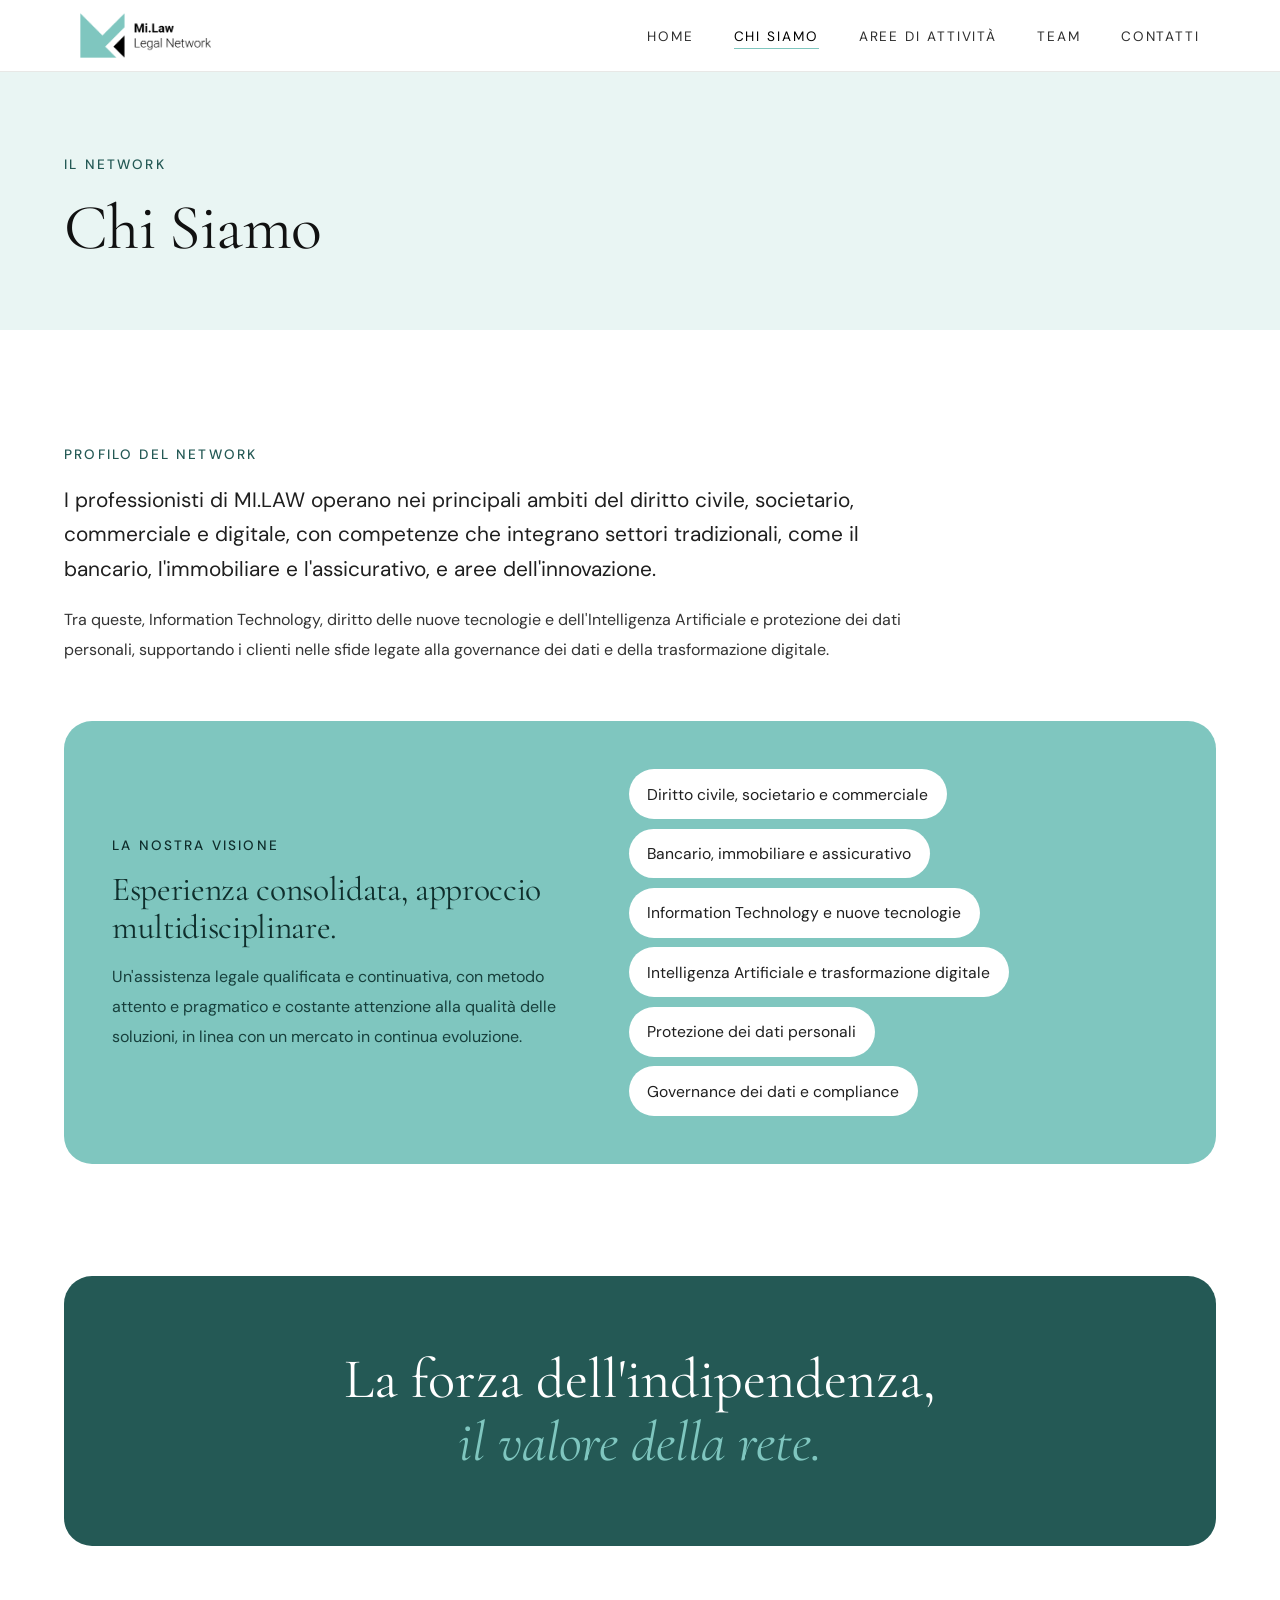
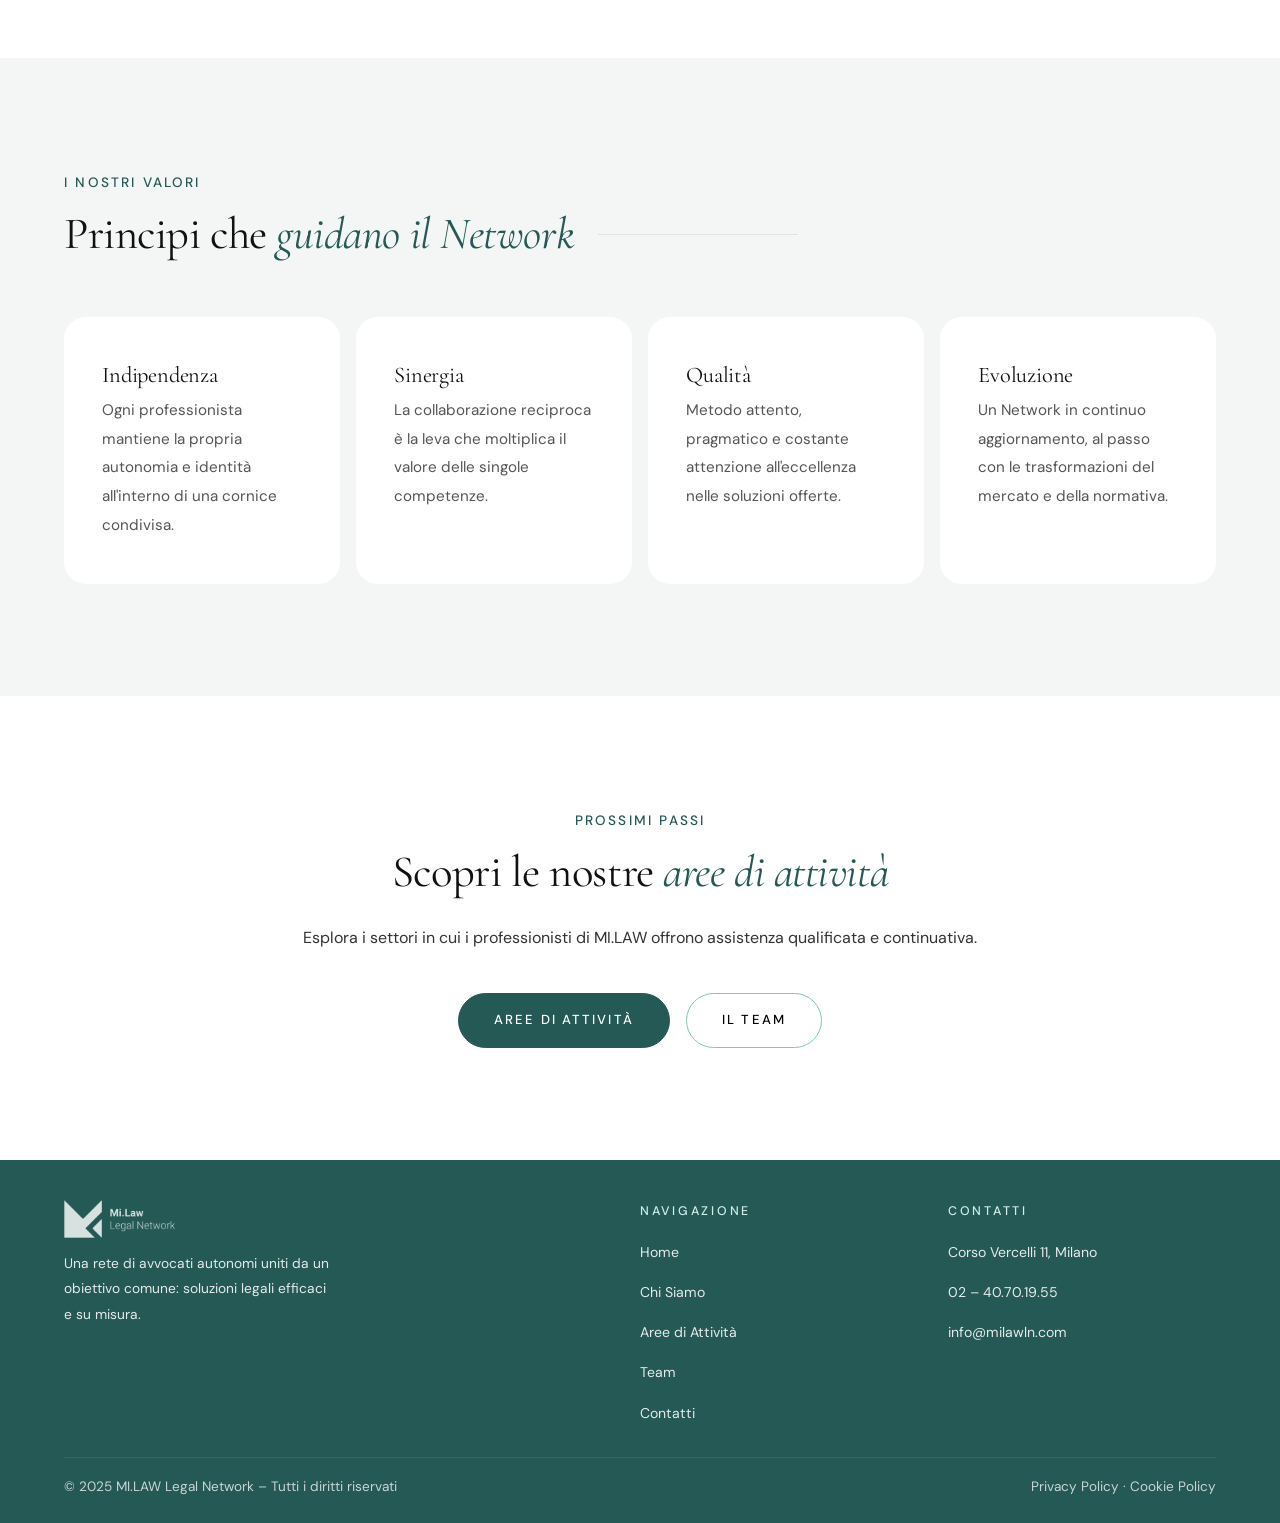
<file: chi-siamo.html>
<!DOCTYPE html>
<html lang="it">
<head>
  <meta charset="UTF-8">
  <meta name="robots" content="noindex, nofollow"><!-- solo anteprima: togliere nella versione su Hostinger -->
  <meta name="viewport" content="width=device-width, initial-scale=1.0">
  <title>Chi Siamo – MI.LAW Legal Network</title>
  <meta name="description" content="I professionisti di MI.LAW: competenze integrate tra diritto civile, societario, commerciale, digitale e nuove tecnologie.">
  <link rel="stylesheet" href="style.css">
  <link rel="stylesheet" href="tema.css?v=11">
  </head>
<body>


  <nav class="navbar">
    <div class="container">
      <a href="index.html" class="logo" aria-label="MI.LAW Legal Network - Home">
        <img src="img/logomilaw.png" alt="MI.LAW Legal Network"
             onerror="this.style.display='none';this.nextElementSibling.style.display='inline'">
        <span class="logo-text" style="display:none;">MI.LAW <span>Legal Network</span></span>
      </a>
      <button class="hamburger" id="hamburger" aria-label="Apri menu" aria-expanded="false">
        <span></span><span></span><span></span>
      </button>
      <ul class="nav-links" id="nav-links" role="list">
        <li><a href="index.html">Home</a></li>
        <li><a href="chi-siamo.html" class="active">Chi Siamo</a></li>
        <li><a href="aree.html">Aree di Attività</a></li>
        <li><a href="team.html">Team</a></li>
        <li><a href="contatti.html">Contatti</a></li>
      </ul>
    </div>
  </nav>

  <main class="page-content">

    <div class="page-hero">
      <div class="container">
        <p class="page-hero-sub">Il Network</p>
        <h1>Chi Siamo</h1>
      </div>
    </div>

    <!-- PROFILO -->
    <section class="section">
      <div class="container">
        <div class="cs2-profilo fade-in">
          <span class="section-tag">Profilo del network</span>
          <p class="cs2-lead">I professionisti di MI.LAW operano nei principali ambiti del diritto civile, societario, commerciale e digitale, con competenze che integrano settori tradizionali, come il bancario, l'immobiliare e l'assicurativo, e aree dell'innovazione.</p>
          <p>Tra queste, Information Technology, diritto delle nuove tecnologie e dell'Intelligenza Artificiale e protezione dei dati personali, supportando i clienti nelle sfide legate alla governance dei dati e della trasformazione digitale.</p>
        </div>

        <div class="cs2-panel fade-in">
          <div>
            <span class="section-tag">La nostra visione</span>
            <h3>Esperienza consolidata, approccio multidisciplinare.</h3>
            <p>Un'assistenza legale qualificata e continuativa, con metodo attento e pragmatico e costante attenzione alla qualità delle soluzioni, in linea con un mercato in continua evoluzione.</p>
          </div>
          <ul class="cs2-chips">
            <li>Diritto civile, societario e commerciale</li>
            <li>Bancario, immobiliare e assicurativo</li>
            <li>Information Technology e nuove tecnologie</li>
            <li>Intelligenza Artificiale e trasformazione digitale</li>
            <li>Protezione dei dati personali</li>
            <li>Governance dei dati e compliance</li>
          </ul>
        </div>
      </div>
    </section>

    <!-- MOTTO -->
    <section class="section" style="padding-top:0;">
      <div class="container">
        <div class="cs2-motto fade-in">
          <p>La forza dell'indipendenza,<br><em>il valore della rete.</em></p>
        </div>
      </div>
    </section>

    <!-- VALORI — hover solo su sfondo/titolo, mai testo che sparisce -->
    <section class="section section-alt">
      <div class="container">
        <div class="section-header fade-in">
          <span class="section-tag">I nostri valori</span>
          <div class="section-line">
            <h2>Principi che <em>guidano il Network</em></h2>
          </div>
        </div>

        <div class="valori-grid">

          <div class="valore-card fade-in">
            <h3>Indipendenza</h3>
            <p>Ogni professionista mantiene la propria autonomia e identità all'interno di una cornice condivisa.</p>
          </div>

          <div class="valore-card fade-in">
            <h3>Sinergia</h3>
            <p>La collaborazione reciproca è la leva che moltiplica il valore delle singole competenze.</p>
          </div>

          <div class="valore-card fade-in">
            <h3>Qualità</h3>
            <p>Metodo attento, pragmatico e costante attenzione all'eccellenza nelle soluzioni offerte.</p>
          </div>

          <div class="valore-card fade-in">
            <h3>Evoluzione</h3>
            <p>Un Network in continuo aggiornamento, al passo con le trasformazioni del mercato e della normativa.</p>
          </div>

        </div>
      </div>
    </section>

    <!-- CTA -->
    <section class="section" style="text-align:center;">
      <div class="container">
        <div class="fade-in">
          <span class="section-tag" style="display:block;">Prossimi passi</span>
          <h2 style="margin-top:0.5rem; margin-bottom:1.5rem;">Scopri le nostre <em>aree di attività</em></h2>
          <p style="margin:0 auto 2.5rem; text-align:center;">Esplora i settori in cui i professionisti di MI.LAW offrono assistenza qualificata e continuativa.</p>
          <div class="btn-group" style="justify-content:center;">
            <a href="aree.html" class="btn btn-primary">Aree di Attività</a>
            <a href="team.html" class="btn btn-secondary">Il Team</a>
          </div>
        </div>
      </div>
    </section>

  </main>

  <footer>
    <div class="container">
      <div class="footer-grid">
        <div class="footer-brand">
          <a href="index.html" class="footer-logo" aria-label="MI.LAW Home">
            <img src="img/logomilaw.png" alt="MI.LAW Legal Network"
                 onerror="this.style.display='none';this.nextElementSibling.style.display='inline'">
            <span class="logo-text" style="display:none;">MI.LAW <span>Legal Network</span></span>
          </a>
          <p>Una rete di avvocati autonomi uniti da un obiettivo comune: soluzioni legali efficaci e su misura.</p>
        </div>
        <div class="footer-col">
          <h4>Navigazione</h4>
          <ul>
            <li><a href="index.html">Home</a></li>
            <li><a href="chi-siamo.html">Chi Siamo</a></li>
            <li><a href="aree.html">Aree di Attività</a></li>
            <li><a href="team.html">Team</a></li>
            <li><a href="contatti.html">Contatti</a></li>
          </ul>
        </div>
        <div class="footer-col">
          <h4>Contatti</h4>
          <ul>
            <li><a href="https://maps.google.com?q=Corso+Vercelli+11+Milano" target="_blank" rel="noopener">Corso Vercelli 11, Milano</a></li>
            <li><a href="tel:+390240701955">02 – 40.70.19.55</a></li>
            <li><a href="mailto:info@milawln.com">info@milawln.com</a></li>
          </ul>
        </div>
      </div>
      <div class="footer-bottom">
        <p>© 2025 MI.LAW Legal Network – Tutti i diritti riservati</p>
        <p><a href="#">Privacy Policy</a> · <a href="#">Cookie Policy</a></p>
      </div>
    </div>
  </footer>

  <script>
    const hamburger = document.getElementById('hamburger');
    const navLinks  = document.getElementById('nav-links');
    hamburger.addEventListener('click', () => {
      const open = navLinks.classList.toggle('open');
      hamburger.setAttribute('aria-expanded', open);
    });
    const obs = new IntersectionObserver(
      entries => entries.forEach(e => { if (e.isIntersecting) e.target.classList.add('visible'); }),
      { threshold: 0.12 }
    );
    document.querySelectorAll('.fade-in').forEach(el => obs.observe(el));
  </script>

</body>
</html>
</file>
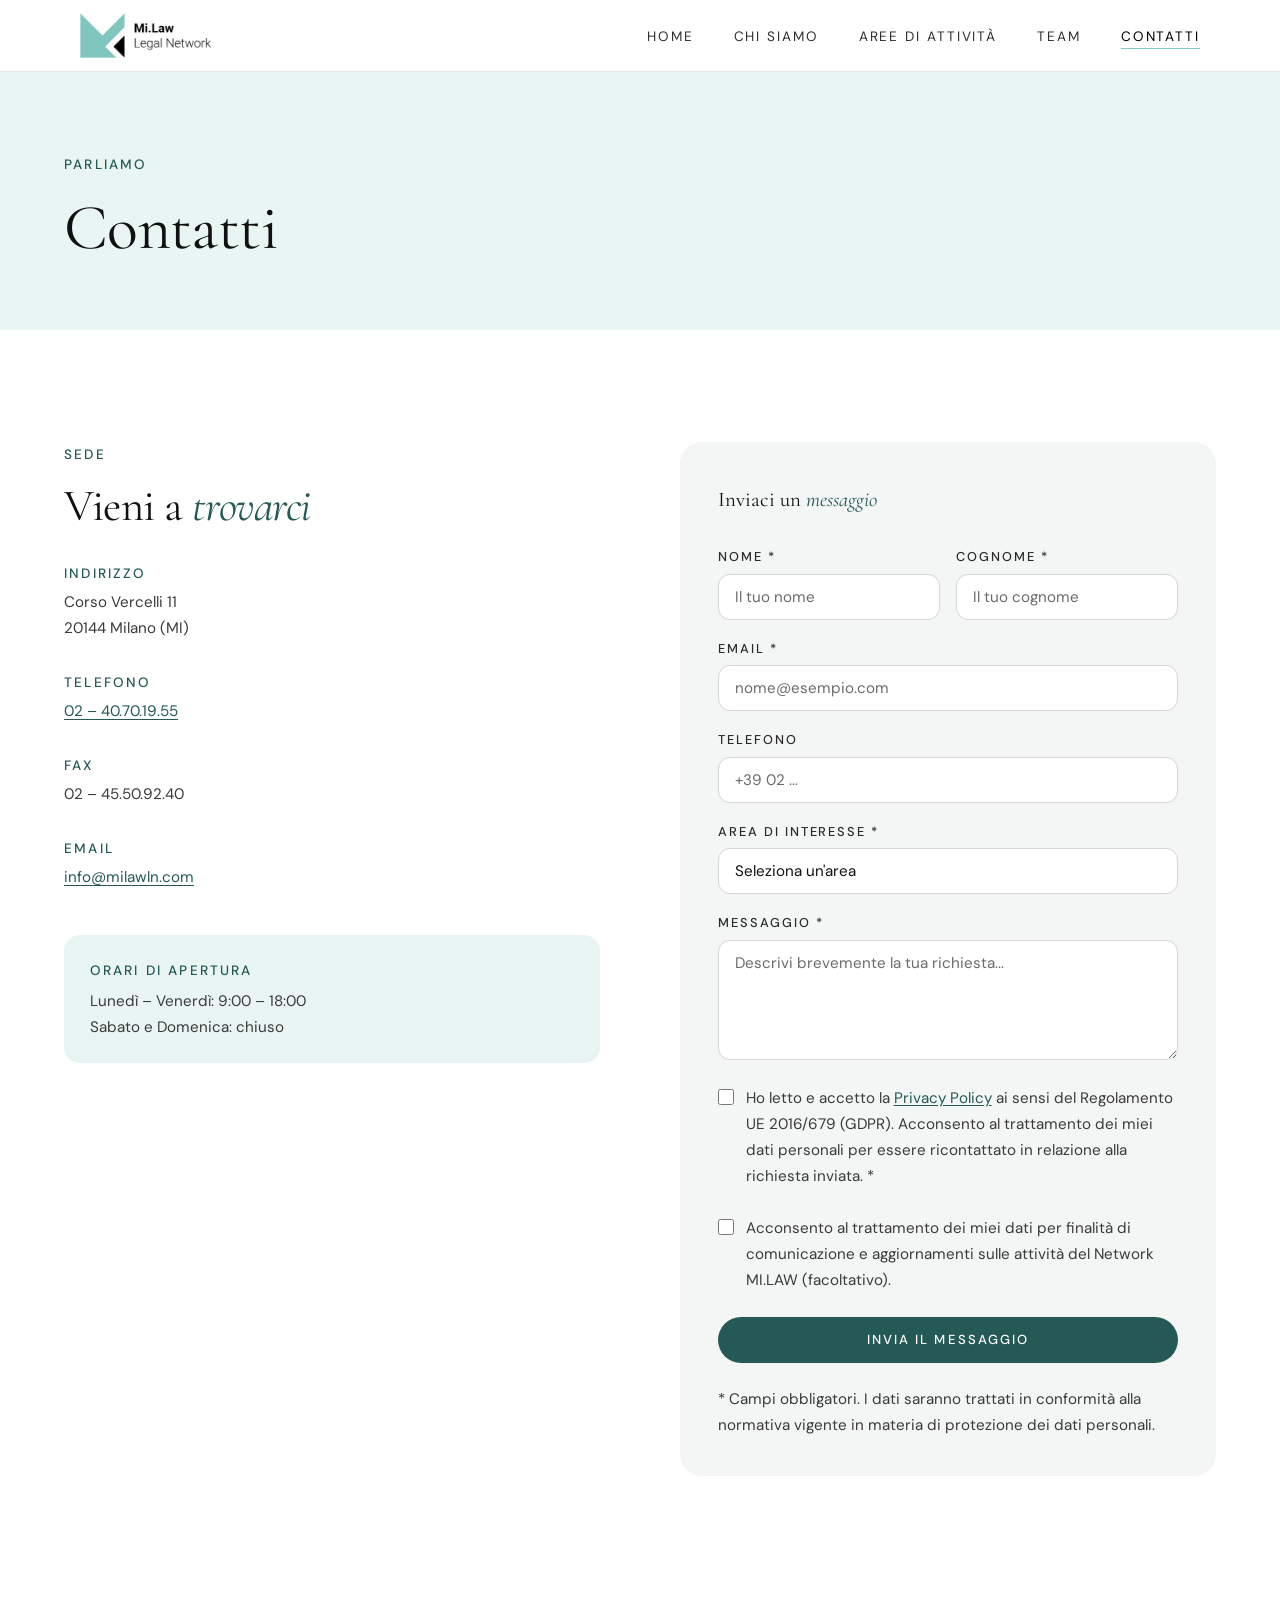
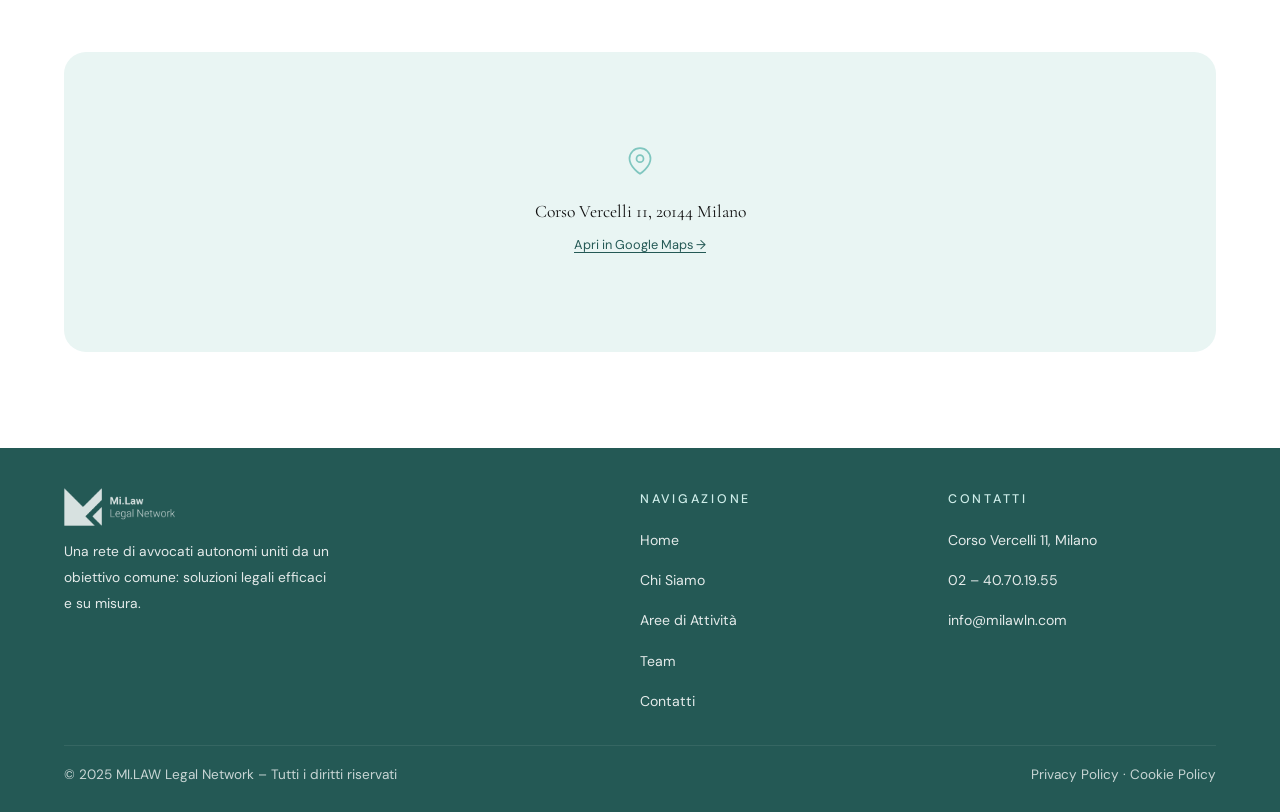
<file: contatti.html>
<!DOCTYPE html>
<html lang="it">
<head>
  <meta charset="UTF-8">
  <meta name="robots" content="noindex, nofollow"><!-- solo anteprima: togliere nella versione su Hostinger -->
  <meta name="viewport" content="width=device-width, initial-scale=1.0">
  <title>Contatti – MI.LAW Legal Network</title>
  <meta name="description" content="Contatta MI.LAW Legal Network: Corso Vercelli 11, 20144 Milano. Tel. 02 40.70.19.55 | info@milawln.com">
  <link rel="stylesheet" href="style.css">
  <link rel="stylesheet" href="tema.css?v=11">
  </head>
<body>


  <nav class="navbar">
    <div class="container">
      <a href="index.html" class="logo" aria-label="MI.LAW Legal Network - Home">
        <img src="img/logomilaw.png" alt="MI.LAW Legal Network"
             onerror="this.style.display='none';this.nextElementSibling.style.display='inline'">
        <span class="logo-text" style="display:none;">MI.LAW <span>Legal Network</span></span>
      </a>
      <button class="hamburger" id="hamburger" aria-label="Apri menu" aria-expanded="false">
        <span></span><span></span><span></span>
      </button>
      <ul class="nav-links" id="nav-links" role="list">
        <li><a href="index.html">Home</a></li>
        <li><a href="chi-siamo.html">Chi Siamo</a></li>
        <li><a href="aree.html">Aree di Attività</a></li>
        <li><a href="team.html">Team</a></li>
        <li><a href="contatti.html" class="active">Contatti</a></li>
      </ul>
    </div>
  </nav>

  <main class="page-content">

    <div class="page-hero">
      <div class="container">
        <p class="page-hero-sub">Parliamo</p>
        <h1>Contatti</h1>
      </div>
    </div>

    <section class="section">
      <div class="container">
        <div class="contact-grid">

          <!-- Info colonna sinistra -->
          <div class="contact-info-block fade-in">
            <div>
              <span class="section-tag">Sede</span>
              <h2 style="margin-top:0.5rem;">Vieni a <em>trovarci</em></h2>
            </div>

            <div class="contact-item">
              <div>
                <div class="contact-label">Indirizzo</div>
                <p class="contact-value">Corso Vercelli 11<br>20144 Milano (MI)</p>
              </div>
            </div>

            <div class="contact-item">
              <div>
                <div class="contact-label">Telefono</div>
                <p class="contact-value"><a href="tel:+390240701955">02 – 40.70.19.55</a></p>
              </div>
            </div>

            <div class="contact-item">
              <div>
                <div class="contact-label">Fax</div>
                <p class="contact-value">02 – 45.50.92.40</p>
              </div>
            </div>

            <div class="contact-item">
              <div>
                <div class="contact-label">Email</div>
                <p class="contact-value"><a href="mailto:info@milawln.com">info@milawln.com</a></p>
              </div>
            </div>

            <div class="orari-block">
              <div class="contact-label" style="margin-bottom:0.4rem;">Orari di apertura</div>
              <p class="contact-value">Lunedì – Venerdì: 9:00 – 18:00<br>Sabato e Domenica: chiuso</p>
            </div>
          </div>

          <!-- Form colonna destra — stesso sfondo grigio degli orari -->
          <div class="fade-in">
            <div class="form-wrapper">
              <p class="form-title">Inviaci un <em style="color:var(--teal); font-style:italic;">messaggio</em></p>
              <form id="contact-form" novalidate>
                <div class="form-grid">

                  <div class="form-row">
                    <div class="form-group">
                      <label for="nome">Nome *</label>
                      <input type="text" id="nome" name="nome" required placeholder="Il tuo nome">
                    </div>
                    <div class="form-group">
                      <label for="cognome">Cognome *</label>
                      <input type="text" id="cognome" name="cognome" required placeholder="Il tuo cognome">
                    </div>
                  </div>

                  <div class="form-group">
                    <label for="email">Email *</label>
                    <input type="email" id="email" name="email" required placeholder="nome@esempio.com">
                  </div>

                  <div class="form-group">
                    <label for="telefono">Telefono</label>
                    <input type="tel" id="telefono" name="telefono" placeholder="+39 02 ...">
                  </div>

                  <div class="form-group">
                    <label for="oggetto">Area di interesse *</label>
                    <select id="oggetto" name="oggetto" required>
                      <option value="" disabled selected>Seleziona un'area</option>
                      <option value="diritto-digitale">Diritto Digitale</option>
                      <option value="it-ai">Information Technology e Intelligenza Artificiale</option>
                      <option value="data-protection">Data Protection</option>
                      <option value="diritto-commerciale">Diritto e Contrattualistica Commerciale</option>
                      <option value="consumer-law">Consumer Law</option>
                      <option value="societario">Diritto Societario</option>
                      <option value="immobiliare">Immobiliare</option>
                      <option value="altro">Altro</option>
                    </select>
                  </div>

                  <div class="form-group">
                    <label for="messaggio">Messaggio *</label>
                    <textarea id="messaggio" name="messaggio" required placeholder="Descrivi brevemente la tua richiesta..."></textarea>
                  </div>

                  <div class="privacy-row">
                    <input type="checkbox" id="privacy" name="privacy" required>
                    <label for="privacy">
                      Ho letto e accetto la <a href="#">Privacy Policy</a> ai sensi del Regolamento UE 2016/679 (GDPR). Acconsento al trattamento dei miei dati personali per essere ricontattato in relazione alla richiesta inviata. *
                    </label>
                  </div>

                  <div class="privacy-row">
                    <input type="checkbox" id="marketing" name="marketing">
                    <label for="marketing">
                      Acconsento al trattamento dei miei dati per finalità di comunicazione e aggiornamenti sulle attività del Network MI.LAW (facoltativo).
                    </label>
                  </div>

                  <div class="form-submit">
                    <button type="submit" class="btn btn-primary">Invia il messaggio</button>
                  </div>

                  <p class="form-note">* Campi obbligatori. I dati saranno trattati in conformità alla normativa vigente in materia di protezione dei dati personali.</p>

                </div>
              </form>

              <div id="form-success" style="display:none; padding:1.2rem 1.4rem; background:#f0faf9; border-left:2px solid var(--teal); margin-top:1rem;">
                <p style="color:var(--text); font-size:0.92rem; max-width:none;">
                  <svg style="display:inline; vertical-align:middle; margin-right:0.4rem;" width="16" height="16" viewBox="0 0 24 24" fill="none" stroke="#7fc6bf" stroke-width="2" stroke-linecap="round" stroke-linejoin="round"><polyline points="20 6 9 17 4 12"/></svg>
                  Grazie, abbiamo ricevuto la tua richiesta. Ti risponderemo al più presto.
                </p>
              </div>
            </div>
          </div>

        </div>
      </div>
    </section>

    <!-- MAP -->
    <section style="padding:0 1.5rem 6rem;">
      <div class="container">
        <div class="map-block">
          <div class="map-pin">
            <svg width="28" height="28" viewBox="0 0 24 24" fill="none"
                 stroke="#7fc6bf" stroke-width="1.5" stroke-linecap="round" stroke-linejoin="round">
              <path d="M21 10c0 7-9 13-9 13s-9-6-9-13a9 9 0 0 1 18 0z"/>
              <circle cx="12" cy="10" r="3"/>
            </svg>
            <p style="font-family:var(--serif); font-size:1.1rem; color:var(--text); margin-top:0.6rem; max-width:none;">Corso Vercelli 11, 20144 Milano</p>
            <p style="font-size:0.8rem; color:var(--text-lt); margin-top:0.3rem; max-width:none;">
              <a href="https://maps.google.com?q=Corso+Vercelli+11+Milano" target="_blank" rel="noopener"
                 style="color:var(--teal); text-decoration:underline; text-underline-offset:3px;">Apri in Google Maps →</a>
            </p>
          </div>
        </div>
      </div>
    </section>

  </main>

  <footer>
    <div class="container">
      <div class="footer-grid">
        <div class="footer-brand">
          <a href="index.html" class="footer-logo" aria-label="MI.LAW Home">
            <img src="img/logomilaw.png" alt="MI.LAW Legal Network"
                 onerror="this.style.display='none';this.nextElementSibling.style.display='inline'">
            <span class="logo-text" style="display:none;">MI.LAW <span>Legal Network</span></span>
          </a>
          <p>Una rete di avvocati autonomi uniti da un obiettivo comune: soluzioni legali efficaci e su misura.</p>
        </div>
        <div class="footer-col">
          <h4>Navigazione</h4>
          <ul>
            <li><a href="index.html">Home</a></li>
            <li><a href="chi-siamo.html">Chi Siamo</a></li>
            <li><a href="aree.html">Aree di Attività</a></li>
            <li><a href="team.html">Team</a></li>
            <li><a href="contatti.html">Contatti</a></li>
          </ul>
        </div>
        <div class="footer-col">
          <h4>Contatti</h4>
          <ul>
            <li><a href="https://maps.google.com?q=Corso+Vercelli+11+Milano" target="_blank" rel="noopener">Corso Vercelli 11, Milano</a></li>
            <li><a href="tel:+390240701955">02 – 40.70.19.55</a></li>
            <li><a href="mailto:info@milawln.com">info@milawln.com</a></li>
          </ul>
        </div>
      </div>
      <div class="footer-bottom">
        <p>© 2025 MI.LAW Legal Network – Tutti i diritti riservati</p>
        <p><a href="#">Privacy Policy</a> · <a href="#">Cookie Policy</a></p>
      </div>
    </div>
  </footer>

  <script>
    const hamburger = document.getElementById('hamburger');
    const navLinks  = document.getElementById('nav-links');
    hamburger.addEventListener('click', () => { const open = navLinks.classList.toggle('open'); hamburger.setAttribute('aria-expanded', open); });
    const obs = new IntersectionObserver(entries => entries.forEach(e => { if (e.isIntersecting) e.target.classList.add('visible'); }), { threshold: 0.1 });
    document.querySelectorAll('.fade-in').forEach(el => obs.observe(el));

    // Arrivi da una situazione in homepage: l'area è già scelta
    (function () {
      var map = { contratti: 'diritto-commerciale', consumatori: 'consumer-law', dati: 'data-protection',
                  ai: 'it-ai', digitale: 'diritto-digitale', societa: 'societario', immobili: 'immobiliare' };
      var area = new URLSearchParams(location.search).get('area');
      if (area && map[area]) {
        document.getElementById('oggetto').value = map[area];
        var f = document.getElementById('contact-form');
        f.scrollIntoView({ block: 'center' });
      }
    })();

    // Form submit
    document.getElementById('contact-form').addEventListener('submit', function(e) {
      e.preventDefault();
      if (!document.getElementById('privacy').checked) {
        alert('Per procedere è necessario accettare la Privacy Policy.');
        return;
      }
      this.style.display = 'none';
      document.getElementById('form-success').style.display = 'block';
    });

  </script>

</body>
</html>
</file>
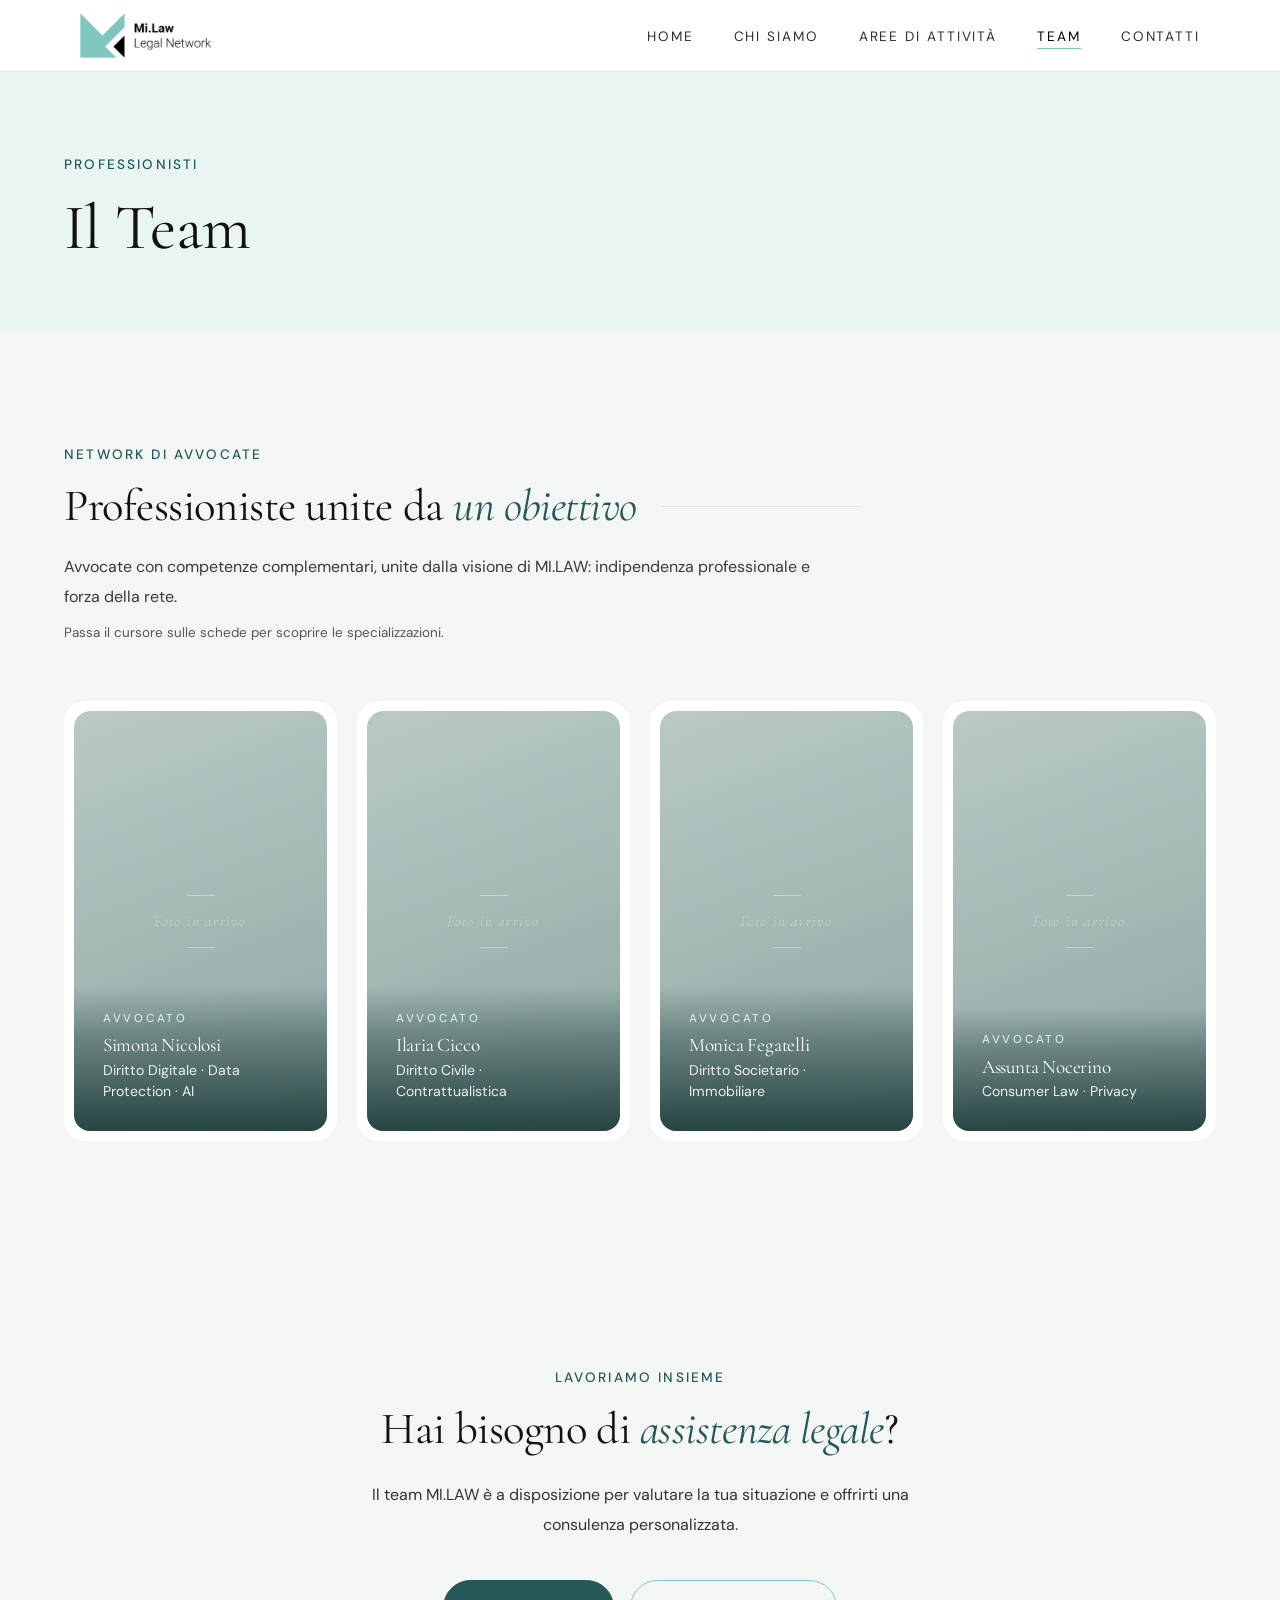
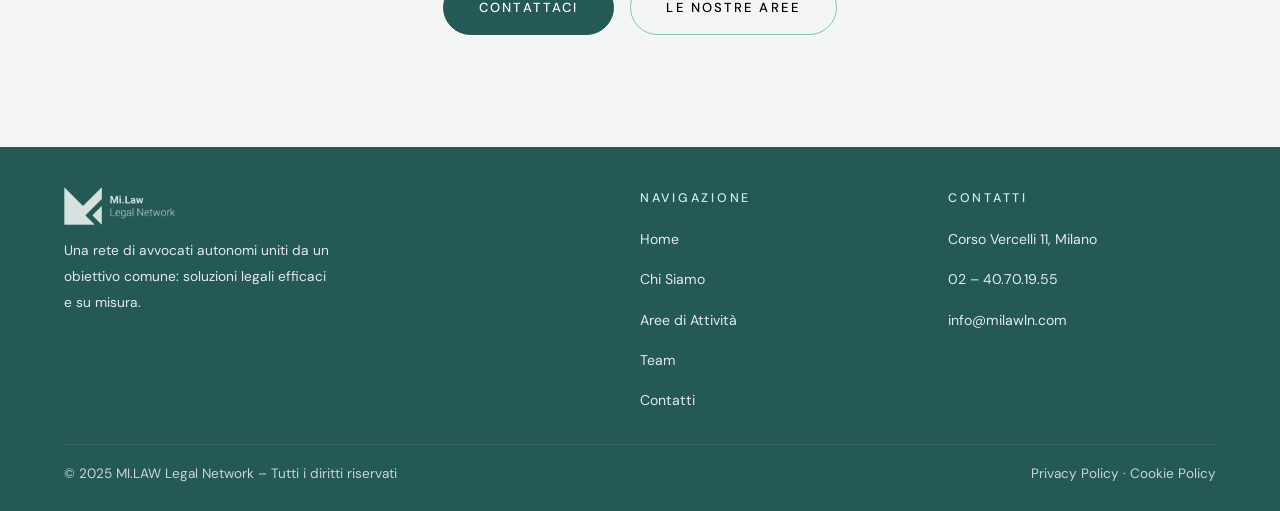
<file: team.html>
<!DOCTYPE html>
<html lang="it">
<head>
  <meta charset="UTF-8">
  <meta name="robots" content="noindex, nofollow"><!-- solo anteprima: togliere nella versione su Hostinger -->
  <meta name="viewport" content="width=device-width, initial-scale=1.0">
  <title>Il Team – MI.LAW Legal Network</title>
  <meta name="description" content="I professionisti di MI.LAW: Avv. Ilaria Cicco, Avv. Monica Fegatelli, Avv. Simona Nicolosi, Avv. Assunta Nocerino.">
  <link rel="stylesheet" href="style.css">
  <link rel="stylesheet" href="tema.css?v=11">
  </head>
<body>


  <nav class="navbar">
    <div class="container">
      <a href="index.html" class="logo" aria-label="MI.LAW Legal Network - Home">
        <img src="img/logomilaw.png" alt="MI.LAW Legal Network"
             onerror="this.style.display='none';this.nextElementSibling.style.display='inline'">
        <span class="logo-text" style="display:none;">MI.LAW <span>Legal Network</span></span>
      </a>
      <button class="hamburger" id="hamburger" aria-label="Apri menu" aria-expanded="false">
        <span></span><span></span><span></span>
      </button>
      <ul class="nav-links" id="nav-links" role="list">
        <li><a href="index.html">Home</a></li>
        <li><a href="chi-siamo.html">Chi Siamo</a></li>
        <li><a href="aree.html">Aree di Attività</a></li>
        <li><a href="team.html" class="active">Team</a></li>
        <li><a href="contatti.html">Contatti</a></li>
      </ul>
    </div>
  </nav>

  <main class="page-content">

    <div class="page-hero">
      <div class="container">
        <p class="page-hero-sub">Professionisti</p>
        <h1>Il Team</h1>
      </div>
    </div>

    <section class="section tiles-section">
      <div class="container">

        <div class="section-header fade-in">
          <span class="section-tag">Network di Avvocate</span>
          <div class="section-line">
            <h2>Professioniste unite da <em>un obiettivo</em></h2>
          </div>
          <p style="margin-top:1.2rem; font-size:1rem; color:var(--text-sub); line-height:1.88;">
            Avvocate con competenze complementari, unite dalla visione di MI.LAW: indipendenza professionale e forza della rete.
          </p>
          <p style="margin-top:0.5rem; font-size:0.84rem; color:var(--text-lt);">
            Passa il cursore sulle schede per scoprire le specializzazioni.
          </p>
        </div>

        <!-- ── FLIP CARD GRID ── -->
        <div class="team-grid" role="list">

          <!-- ─ 1. Simona Nicolosi ─ -->
          <article class="flip-card fade-in" role="listitem" aria-label="Avv. Simona Nicolosi">
            <div class="flip-card-inner">
              <div class="flip-front">
                <div class="flip-photo-placeholder" aria-hidden="true">
                  <svg viewBox="0 0 24 24" stroke-width="1.2" stroke-linecap="round" stroke-linejoin="round"><circle cx="12" cy="8" r="4"/><path d="M4 20c0-4 3.6-7 8-7s8 3 8 7"/></svg>
                  <span>Foto in arrivo</span>
                </div>
                <div class="flip-front-content">
                  <div class="flip-role">Avvocato</div>
                  <h3>Simona Nicolosi</h3>
                  <p class="flip-areas">Diritto Digitale · Data Protection · AI</p>
                </div>
              </div>
              <div class="flip-back">
                <div>
                  <p class="flip-back-desc">
                    Specializzata in diritto digitale, protezione dei dati personali e intelligenza artificiale. Supporta imprese e startup nella governance dei dati, nella compliance GDPR e nelle sfide della trasformazione digitale.
                  </p>
                  <div class="flip-tags">
                    <span class="flip-tag">GDPR</span>
                    <span class="flip-tag">AI Law</span>
                    <span class="flip-tag">Data Protection</span>
                    <span class="flip-tag">IT Law</span>
                  </div>
                </div>
                <a href="team-simona-nicolosi.html" class="flip-back-cta" aria-label="Scopri di più su Simona Nicolosi">
                  Scopri di più →
                </a>
              </div>
            </div>
          </article>

          <!-- ─ 2. Ilaria Cicco ─ -->
          <article class="flip-card fade-in" role="listitem" aria-label="Avv. Ilaria Cicco">
            <div class="flip-card-inner">
              <div class="flip-front">
                <div class="flip-photo-placeholder" aria-hidden="true">
                  <svg viewBox="0 0 24 24" stroke-width="1.2" stroke-linecap="round" stroke-linejoin="round"><circle cx="12" cy="8" r="4"/><path d="M4 20c0-4 3.6-7 8-7s8 3 8 7"/></svg>
                  <span>Foto in arrivo</span>
                </div>
                <div class="flip-front-content">
                  <div class="flip-role">Avvocato</div>
                  <h3>Ilaria Cicco</h3>
                  <p class="flip-areas">Diritto Civile · Contrattualistica</p>
                </div>
              </div>
              <div class="flip-back">
                <div>
                  <p class="flip-back-desc">
                    Attiva nell'ambito del diritto civile e della contrattualistica commerciale, con esperienza nel settore bancario, assicurativo e nella gestione di contenziosi stragiudiziali e giudiziali.
                  </p>
                  <div class="flip-tags">
                    <span class="flip-tag">Diritto Civile</span>
                    <span class="flip-tag">Contratti</span>
                    <span class="flip-tag">Contenzioso</span>
                  </div>
                </div>
                <a href="contatti.html" class="flip-back-cta" aria-label="Scopri di più su Ilaria Cicco">
                  Scopri di più →
                </a>
              </div>
            </div>
          </article>

          <!-- ─ 3. Monica Fegatelli ─ -->
          <article class="flip-card fade-in" role="listitem" aria-label="Avv. Monica Fegatelli">
            <div class="flip-card-inner">
              <div class="flip-front">
                <div class="flip-photo-placeholder" aria-hidden="true">
                  <svg viewBox="0 0 24 24" stroke-width="1.2" stroke-linecap="round" stroke-linejoin="round"><circle cx="12" cy="8" r="4"/><path d="M4 20c0-4 3.6-7 8-7s8 3 8 7"/></svg>
                  <span>Foto in arrivo</span>
                </div>
                <div class="flip-front-content">
                  <div class="flip-role">Avvocato</div>
                  <h3>Monica Fegatelli</h3>
                  <p class="flip-areas">Diritto Societario · Immobiliare</p>
                </div>
              </div>
              <div class="flip-back">
                <div>
                  <p class="flip-back-desc">
                    Si occupa di diritto societario e operazioni straordinarie, assistendo società e imprenditori nelle fasi di costituzione, governance e gestione di asset immobiliari. Esperienza nel diritto commerciale applicato al real estate.
                  </p>
                  <div class="flip-tags">
                    <span class="flip-tag">Diritto Societario</span>
                    <span class="flip-tag">Real Estate</span>
                    <span class="flip-tag">M&amp;A</span>
                  </div>
                </div>
                <a href="contatti.html" class="flip-back-cta" aria-label="Scopri di più su Monica Fegatelli">
                  Scopri di più →
                </a>
              </div>
            </div>
          </article>

          <!-- ─ 4. Assunta Nocerino ─ -->
          <article class="flip-card fade-in" role="listitem" aria-label="Avv. Assunta Nocerino">
            <div class="flip-card-inner">
              <div class="flip-front">
                <div class="flip-photo-placeholder" aria-hidden="true">
                  <svg viewBox="0 0 24 24" stroke-width="1.2" stroke-linecap="round" stroke-linejoin="round"><circle cx="12" cy="8" r="4"/><path d="M4 20c0-4 3.6-7 8-7s8 3 8 7"/></svg>
                  <span>Foto in arrivo</span>
                </div>
                <div class="flip-front-content">
                  <div class="flip-role">Avvocato</div>
                  <h3>Assunta Nocerino</h3>
                  <p class="flip-areas">Consumer Law · Privacy</p>
                </div>
              </div>
              <div class="flip-back">
                <div>
                  <p class="flip-back-desc">
                    Specializzata in Consumer Law e tutela dei diritti dei consumatori, con competenze in diritto della privacy e nelle problematiche legate al commercio elettronico e alle piattaforme digitali.
                  </p>
                  <div class="flip-tags">
                    <span class="flip-tag">Consumer Law</span>
                    <span class="flip-tag">Privacy</span>
                    <span class="flip-tag">E-Commerce</span>
                  </div>
                </div>
                <a href="contatti.html" class="flip-back-cta" aria-label="Scopri di più su Assunta Nocerino">
                  Scopri di più →
                </a>
              </div>
            </div>
          </article>

        </div><!-- /team-grid -->

      </div>
    </section>

    <!-- CTA -->
    <section class="section section-alt" style="text-align:center;">
      <div class="container fade-in">
        <span class="section-tag" style="display:block;">Lavoriamo insieme</span>
        <h2 style="margin-top:0.5rem; margin-bottom:1.5rem;">Hai bisogno di <em>assistenza legale</em>?</h2>
        <p style="margin:0 auto 2.5rem; text-align:center; max-width:52ch;">
          Il team MI.LAW è a disposizione per valutare la tua situazione e offrirti una consulenza personalizzata.
        </p>
        <div class="btn-group" style="justify-content:center;">
          <a href="contatti.html" class="btn btn-primary">Contattaci</a>
          <a href="aree.html" class="btn btn-secondary">Le nostre aree</a>
        </div>
      </div>
    </section>

  </main>

  <footer>
    <div class="container">
      <div class="footer-grid">
        <div class="footer-brand">
          <a href="index.html" class="footer-logo" aria-label="MI.LAW Home">
            <img src="img/logomilaw.png" alt="MI.LAW Legal Network"
                 onerror="this.style.display='none';this.nextElementSibling.style.display='inline'">
            <span class="logo-text" style="display:none;">MI.LAW <span>Legal Network</span></span>
          </a>
          <p>Una rete di avvocati autonomi uniti da un obiettivo comune: soluzioni legali efficaci e su misura.</p>
        </div>
        <div class="footer-col">
          <h4>Navigazione</h4>
          <ul>
            <li><a href="index.html">Home</a></li>
            <li><a href="chi-siamo.html">Chi Siamo</a></li>
            <li><a href="aree.html">Aree di Attività</a></li>
            <li><a href="team.html">Team</a></li>
            <li><a href="contatti.html">Contatti</a></li>
          </ul>
        </div>
        <div class="footer-col">
          <h4>Contatti</h4>
          <ul>
            <li><a href="https://maps.google.com?q=Corso+Vercelli+11+Milano" target="_blank" rel="noopener">Corso Vercelli 11, Milano</a></li>
            <li><a href="tel:+390240701955">02 – 40.70.19.55</a></li>
            <li><a href="mailto:info@milawln.com">info@milawln.com</a></li>
          </ul>
        </div>
      </div>
      <div class="footer-bottom">
        <p>© 2025 MI.LAW Legal Network – Tutti i diritti riservati</p>
        <p><a href="#">Privacy Policy</a> · <a href="#">Cookie Policy</a></p>
      </div>
    </div>
  </footer>

  <script>
    const hamburger = document.getElementById('hamburger');
    const navLinks  = document.getElementById('nav-links');
    hamburger.addEventListener('click', () => { const open = navLinks.classList.toggle('open'); hamburger.setAttribute('aria-expanded', open); });
    const obs = new IntersectionObserver(entries => entries.forEach(e => { if (e.isIntersecting) e.target.classList.add('visible'); }), { threshold: 0.1 });
    document.querySelectorAll('.fade-in').forEach(el => obs.observe(el));

    /* ── Flip card: touch support ── */
    document.querySelectorAll('.flip-card').forEach(card => {
      card.addEventListener('click', function(e) {
        if (window.matchMedia('(hover: none)').matches) return; // su telefono la card è già aperta
        if (e.target.closest('a')) return;
        card.classList.toggle('is-flipped');
      });
    });

  </script>

</body>
</html>
</file>
<file: style.css>
/* ============================================================
   MI.LAW - LEGAL NETWORK | style.css  v4.0
   Palette: #7fc6bf (Teal) · #FFFFFF (White) · #000000 (Black)
   ============================================================ */

@import url('https://fonts.googleapis.com/css2?family=Cormorant+Garamond:ital,wght@0,300;0,400;0,600;1,300;1,400;1,600&family=DM+Sans:ital,wght@0,300;0,400;0,500;1,300&display=swap');

/* ── Reset & Base ── */
*, *::before, *::after { box-sizing: border-box; margin: 0; padding: 0; }

:root {
  --teal:     #7fc6bf;
  --teal-dk:  #5fada6;
  --white:    #ffffff;
  --black:    #000000;
  --gray:     #f5f5f3;
  --gray-md:  #ebebea;
  --text:     #111111;
  --text-sub: #3a3a3a;
  --text-lt:  #555555;
  --border:   #e2e2e0;
  --serif:    'Cormorant Garamond', Georgia, serif;
  --sans:     'DM Sans', system-ui, sans-serif;
  --max:      1200px;
  --nav-h:    72px;
}

html { scroll-behavior: smooth; }

body {
  font-family: var(--sans);
  font-weight: 400;
  font-size: 17px;           /* +1px per leggibilità */
  line-height: 1.85;         /* interlinea più ariosa */
  color: var(--text);
  background: var(--white);
  -webkit-font-smoothing: antialiased;
}

a       { color: inherit; text-decoration: none; }
img     { display: block; max-width: 100%; }

/* ══════════════════════════════════════════
   TYPOGRAPHY — migliorata leggibilità
   ══════════════════════════════════════════ */
h1, h2, h3 {
  font-family: var(--serif);
  font-weight: 400;
  line-height: 1.18;
  letter-spacing: -0.01em;
  color: var(--text);
}

h1 { font-size: clamp(2.4rem, 5vw, 4rem); }
h2 { font-size: clamp(1.9rem, 3.5vw, 2.9rem); }
h3 { font-size: clamp(1.15rem, 1.8vw, 1.4rem); font-weight: 400; }

em { color: var(--teal); font-style: italic; }

p {
  font-size: 1rem;           /* base fisso più leggibile */
  color: var(--text-sub);
  max-width: 68ch;
  line-height: 1.88;         /* più spazio tra le righe */
  margin-bottom: 0;
}

/* ══════════════════════════════════════════
   LAYOUT
   ══════════════════════════════════════════ */
.container {
  width: min(var(--max), 100% - 5rem);
  margin-inline: auto;
}

@media (max-width: 600px) {
  .container { width: min(var(--max), 100% - 2.5rem); }
}

/* ══════════════════════════════════════════
   NAVBAR
   ══════════════════════════════════════════ */
.navbar {
  position: static;
  width: 100%;
  height: var(--nav-h);
  background: var(--white);
  display: flex;
  align-items: center;
  border-bottom: 1px solid #e8e8e6;
  z-index: 100;
}

.navbar .container {
  display: flex;
  align-items: center;
  justify-content: space-between;
  width: 100%;
  max-width: 1200px;
  margin: 0 auto;
  padding: 0 2.5rem;
}

.logo {
  display: flex;
  align-items: center;
  flex-shrink: 0;
  line-height: 1;
}

.logo img {
  height: 45px;
  width: auto;
  display: block;
  object-fit: contain;
}

.logo-text {
  font-family: var(--serif);
  font-size: 1.22rem;
  font-weight: 600;
  color: var(--black);
  letter-spacing: 0.12em;
  text-transform: uppercase;
}
.logo-text span {
  color: var(--teal);
  font-weight: 300;
  font-style: italic;
  letter-spacing: 0.04em;
  text-transform: none;
}

.nav-links {
  display: flex;
  gap: 2.5rem;
  list-style: none;
  flex-shrink: 0;
}

.nav-links a {
  font-family: var(--sans);
  font-size: 0.76rem;
  font-weight: 400;
  letter-spacing: 0.14em;
  text-transform: uppercase;
  color: rgba(0,0,0,0.5);
  transition: color 0.2s;
  position: relative;
  white-space: nowrap;
}

.nav-links a::after {
  content: '';
  position: absolute;
  bottom: -4px; left: 0;
  width: 0; height: 1px;
  background: var(--teal);
  transition: width 0.3s ease;
}

.nav-links a:hover,
.nav-links a.active { color: var(--black); }

.nav-links a:hover::after,
.nav-links a.active::after { width: 100%; }

.hamburger {
  display: none;
  flex-direction: column;
  gap: 5px;
  background: none;
  border: none;
  padding: 4px;
}
.hamburger span {
  display: block;
  width: 24px; height: 1px;
  background: var(--black);
  transition: all 0.3s;
}

@media (max-width: 820px) {
  .hamburger { display: flex; }
  .navbar { position: relative; }
  .nav-links {
    position: absolute;
    top: var(--nav-h); left: 0; right: 0;
    background: var(--white);
    border-bottom: 1px solid #e8e8e6;
    flex-direction: column;
    gap: 0;
    padding: 1rem 0 2rem;
    transform: translateY(-110%);
    transition: transform 0.35s ease;
    z-index: 99;
  }
  .nav-links.open { transform: translateY(0); }
  .nav-links a { display: block; padding: 0.9rem 2rem; font-size: 0.88rem; }
  .navbar .container { padding: 0 1.5rem; }
}

/* ══════════════════════════════════════════
   PAGE SHELL
   ══════════════════════════════════════════ */
.page-content { min-height: 100vh; }

/* ══════════════════════════════════════════
   HERO (old centrato — mantenuto per compat.)
   ══════════════════════════════════════════ */
.hero {
  min-height: calc(100vh - var(--nav-h));
  display: flex;
  flex-direction: column;
  align-items: center;
  justify-content: center;
  text-align: center;
  padding: 6rem 1.5rem;
  position: relative;
  overflow: hidden;
}

.hero-eyebrow {
  font-family: var(--sans);
  font-size: 0.75rem;
  font-weight: 700;
  letter-spacing: 0.22em;
  text-transform: uppercase;
  color: var(--black);
  margin-bottom: 1.5rem;
  opacity: 0;
  animation: fadeUp 0.8s 0.2s ease forwards;
}

.hero h1 {
  max-width: 820px;
  margin-bottom: 2rem;
  opacity: 0;
  animation: fadeUp 0.9s 0.4s ease forwards;
}
.hero h1 em { display: block; color: var(--teal); }

.hero-text {
  max-width: 600px;
  font-size: 1.04rem;
  line-height: 1.9;
  color: var(--text-sub);
  margin-bottom: 3rem;
  opacity: 0;
  animation: fadeUp 1s 0.6s ease forwards;
}

.btn-group {
  display: flex;
  gap: 1rem;
  flex-wrap: wrap;
  justify-content: center;
  opacity: 0;
  animation: fadeUp 1s 0.8s ease forwards;
}

/* ══════════════════════════════════════════
   BUTTONS
   ══════════════════════════════════════════ */
.btn {
  display: inline-block;
  font-family: var(--sans);
  font-size: 0.76rem;
  font-weight: 500;
  letter-spacing: 0.16em;
  text-transform: uppercase;
  padding: 0.9rem 2.2rem;
  border: 1px solid currentColor;
  transition: all 0.25s ease;
}

.btn-primary { background: var(--black); color: var(--white); border-color: var(--black); }
.btn-primary:hover { background: var(--teal); border-color: var(--teal); color: var(--white); }

.btn-secondary { background: transparent; color: var(--black); border-color: var(--teal); }
.btn-secondary:hover { background: var(--teal); color: var(--white); }

/* ══════════════════════════════════════════
   SECTION BASE
   ══════════════════════════════════════════ */
.section { padding: 7rem 1.5rem; }
.section-alt { background: var(--gray); }

.section-header { margin-bottom: 3.5rem; }

.section-tag {
  font-family: var(--sans);
  font-size: 0.69rem;
  font-weight: 500;
  letter-spacing: 0.26em;
  text-transform: uppercase;
  color: var(--teal);
  margin-bottom: 0.8rem;
  display: block;
}

.section-line {
  display: flex;
  align-items: center;
  gap: 1.5rem;
}
.section-line::after {
  content: '';
  flex: 1;
  height: 1px;
  background: var(--border);
  max-width: 200px;
}

/* ══════════════════════════════════════════
   PAGE HERO (Internal Pages)
   ══════════════════════════════════════════ */
.page-hero {
  background: var(--black);
  color: var(--white);
  padding: 5rem 1.5rem 4rem;
}

.page-hero h1 { color: var(--white); }
.page-hero .page-hero-sub {
  display: block;
  color: rgba(255,255,255,0.45);
  font-size: 0.74rem;
  letter-spacing: 0.22em;
  text-transform: uppercase;
  margin-bottom: 0.8rem;
  font-family: var(--sans);
  font-weight: 500;
}

/* ══════════════════════════════════════════
   CHI SIAMO
   ══════════════════════════════════════════ */
.about-grid {
  display: grid;
  grid-template-columns: 1fr 1fr;
  gap: 5rem;
  align-items: start;
}

.about-right {
  padding-top: 0.5rem;
  border-left: 1px solid var(--border);
  padding-left: 3rem;
}

.pillar-list {
  list-style: none;
  margin-top: 2rem;
  display: flex;
  flex-direction: column;
  gap: 1rem;
}

.pillar-list li {
  display: flex;
  align-items: baseline;
  gap: 0.75rem;
  font-size: 0.95rem;
  font-weight: 400;
  color: var(--text-sub);
  line-height: 1.6;
}

.pillar-list li::before {
  content: '';
  width: 5px; height: 5px;
  border-radius: 50%;
  background: var(--teal);
  flex-shrink: 0;
  transform: translateY(-1px);
}

@media (max-width: 768px) {
  .about-grid { grid-template-columns: 1fr; gap: 3rem; }
  .about-right { border-left: none; padding-left: 0; border-top: 1px solid var(--border); padding-top: 2rem; }
}

/* ══════════════════════════════════════════
   AREA CARDS (Aree + Approccio Home)
   ══════════════════════════════════════════ */
.areas-grid {
  display: grid;
  grid-template-columns: repeat(auto-fit, minmax(280px, 1fr));
  gap: 0;
  border: 1px solid var(--border);
}

.area-card {
  padding: 2.8rem 2.4rem;
  border-right: 1px solid var(--border);
  border-bottom: 1px solid var(--border);
  position: relative;
  overflow: hidden;
  transition: background 0.28s ease;
  background: var(--white);
}

.area-card:hover { background: #111; }
.area-card:hover .area-num  { color: rgba(127,198,191,0.7); }
.area-card:hover h3          { color: var(--white); }
.area-card:hover .area-desc  { color: rgba(255,255,255,0.75); }
.area-card:hover .area-icon-wrap svg { stroke: var(--teal); }

.area-card::before {
  content: '';
  position: absolute;
  bottom: 0; left: 0;
  width: 0; height: 2px;
  background: var(--teal);
  transition: width 0.4s ease;
}
.area-card:hover::before { width: 100%; }

.area-num {
  font-family: var(--serif);
  font-size: 0.76rem;
  color: var(--teal);
  letter-spacing: 0.12em;
  margin-bottom: 1rem;
  transition: color 0.28s;
}

.area-icon-wrap {
  margin-bottom: 1.1rem;
  line-height: 1;
}
.area-icon-wrap svg {
  display: block;
  transition: stroke 0.28s ease;
}

.area-card h3 {
  font-size: 1.1rem;
  margin-bottom: 0.7rem;
  transition: color 0.28s;
  color: var(--text);
}

.area-desc {
  font-size: 0.92rem;         /* +leggibilità */
  color: var(--text-lt);
  line-height: 1.82;
  max-width: none;
  transition: color 0.28s;
}

/* ══════════════════════════════════════════
   TEAM — FLIP CARDS
   ══════════════════════════════════════════ */
.team-grid {
  display: grid;
  grid-template-columns: repeat(auto-fill, minmax(260px, 1fr));
  gap: 1.5rem;
}

.flip-card {
  height: 400px;
  position: relative;
  overflow: hidden;
}

/* Il wrapper non ruota più — fronte e retro si sovrappongono */
.flip-card-inner {
  position: absolute;
  inset: 0;
}

/* ── FRONTE: placeholder foto ── */
.flip-front {
  position: absolute;
  inset: 0;
  background: linear-gradient(160deg, #aeaeab 0%, #c6c6c3 100%);
  display: flex;
  flex-direction: column;
  justify-content: flex-end;
  transition: opacity 0.45s ease;
  z-index: 1;
}

/* ── RETRO: sale dal basso con clip-path ── */
.flip-back {
  position: absolute;
  inset: 0;
  background: var(--black);
  padding: 2rem 2rem 2rem;
  display: flex;
  flex-direction: column;
  justify-content: space-between;
  gap: 1rem;
  clip-path: inset(100% 0 0 0);
  transition: clip-path 0.5s cubic-bezier(0.4, 0, 0.2, 1);
  z-index: 2;
}

/* Hover / touch-flipped */
.flip-card:hover .flip-back,
.flip-card.is-flipped .flip-back {
  clip-path: inset(0% 0 0 0);
}

.flip-card:hover .flip-front,
.flip-card.is-flipped .flip-front {
  opacity: 0;
}

.flip-photo-placeholder {
  position: absolute;
  inset: 0;
  display: flex;
  flex-direction: column;
  align-items: center;
  justify-content: center;
  gap: 0.7rem;
}

.flip-photo-placeholder svg { display: none; }

/* Ritratto: quando arrivano le foto, basta inserire
   <img class="flip-photo" src="img/team/nome.jpg" alt="Avv. Nome Cognome">
   al posto del blocco .flip-photo-placeholder */
.flip-photo {
  position: absolute;
  inset: 0;
  width: 100%;
  height: 100%;
  object-fit: cover;
  object-position: center 20%;
  filter: grayscale(1);
}

.flip-photo-placeholder::before,
.flip-photo-placeholder::after {
  content: '';
  display: block;
  width: 28px;
  height: 1px;
  background: rgba(255,255,255,0.38);
}

.flip-photo-placeholder span {
  font-family: var(--serif);
  font-size: 0.95rem;
  font-weight: 300;
  font-style: italic;
  letter-spacing: 0.08em;
  color: rgba(255,255,255,0.45);
}

/* Fascia nome in basso */
.flip-front-content {
  position: relative;
  z-index: 2;
  padding: 1.4rem 1.8rem 1.8rem;
  background: linear-gradient(to top, rgba(0,0,0,0.78) 0%, rgba(0,0,0,0.4) 65%, transparent 100%);
}

.flip-role {
  font-size: 0.6rem;
  font-weight: 500;
  letter-spacing: 0.24em;
  text-transform: uppercase;
  color: var(--teal);
  margin-bottom: 0.3rem;
}

.flip-front h3 {
  font-size: 1.2rem;
  color: #fff;
  margin-bottom: 0.2rem;
}

.flip-front .flip-areas {
  font-size: 0.78rem;
  color: rgba(255,255,255,0.65);
  line-height: 1.5;
}

.flip-avatar { display: none; }

/* barra teal sinistra */
.flip-front::before {
  content: '';
  position: absolute;
  top: 0; left: 0;
  width: 3px; height: 0;
  background: var(--teal);
  transition: height 0.4s ease;
  z-index: 3;
}
.flip-card:hover .flip-front::before,
.flip-card.is-flipped .flip-front::before { height: 100%; }

/* ── RETRO: testo specializzazione ── */
.flip-back {
  background: var(--black);
  padding: 2rem 2rem 2rem;
  display: flex;
  flex-direction: column;
  justify-content: space-between;
  gap: 1rem;
}

.flip-back-role,
.flip-back h3 {
  display: none;
}

.flip-back-desc {
  font-size: 0.84rem;
  color: rgba(255,255,255,0.72);
  line-height: 1.78;
  flex: 1;
  overflow: hidden;
  display: -webkit-box;
  -webkit-line-clamp: 7;
  -webkit-box-orient: vertical;
}

.flip-tags {
  display: flex;
  flex-wrap: wrap;
  gap: 0.4rem;
  margin-top: 1rem;
}

.flip-tag {
  font-size: 0.6rem;
  font-weight: 500;
  letter-spacing: 0.14em;
  text-transform: uppercase;
  color: rgba(127,198,191,0.85);
  border: 1px solid rgba(127,198,191,0.35);
  padding: 0.25rem 0.6rem;
}

.flip-back-cta {
  display: inline-flex;
  align-items: center;
  justify-content: center;
  gap: 0.5rem;
  margin-top: 1.2rem;
  padding: 0.75rem 1.5rem;
  font-size: 0.68rem;
  font-weight: 500;
  letter-spacing: 0.18em;
  text-transform: uppercase;
  color: var(--black);
  background: var(--teal);
  font-family: var(--sans);
  text-decoration: none;
  transition: background 0.2s, color 0.2s, gap 0.2s;
  align-self: flex-start;
}
.flip-back-cta:hover { background: #fff; color: var(--black); gap: 0.8rem; }

/* Card senza profilo: disabilita il reveal */
.flip-card.no-profile:hover .flip-back,
.flip-card.no-profile.is-flipped .flip-back { clip-path: inset(100% 0 0 0); }
.flip-card.no-profile:hover .flip-front,
.flip-card.no-profile.is-flipped .flip-front { opacity: 1; }

/* Responsivo tablet/mobile */
@media (max-width: 900px) {
  .team-grid { grid-template-columns: repeat(2, 1fr); gap: 1rem; }
  .flip-card  { height: 340px; }
}

@media (max-width: 540px) {
  .team-grid { grid-template-columns: 1fr; gap: 1rem; }
  .flip-card  { height: 320px; }
}

/* ══════════════════════════════════════════
   CONTATTI
   ══════════════════════════════════════════ */
.contact-grid {
  display: grid;
  grid-template-columns: 1fr 1fr;
  gap: 5rem;
  align-items: start;
}

.contact-info-block { display: flex; flex-direction: column; gap: 1.8rem; }

.contact-item { display: flex; gap: 1rem; align-items: flex-start; }
.contact-icon { color: var(--teal); flex-shrink: 0; margin-top: 2px; }

.contact-label {
  font-size: 0.67rem;
  font-weight: 500;
  letter-spacing: 0.18em;
  text-transform: uppercase;
  color: var(--teal);
  margin-bottom: 0.2rem;
}

.contact-value {
  font-size: 0.96rem;
  color: var(--text-sub);
  max-width: none;
  line-height: 1.7;
}

.orari-block {
  padding: 1.4rem 1.6rem;
  background: var(--gray);
  border-left: 2px solid var(--teal);
  margin-top: 1rem;
}

.form-wrapper {
  background: var(--gray);
  padding: 2.4rem;
  border: 1px solid var(--border);
}

.form-title {
  font-family: var(--serif);
  font-size: 1.3rem;
  font-weight: 400;
  color: var(--text);
  margin-bottom: 1.6rem;
}

.form-grid { display: flex; flex-direction: column; gap: 1.05rem; }

.form-row {
  display: grid;
  grid-template-columns: 1fr 1fr;
  gap: 1.05rem;
}

.form-group { display: flex; flex-direction: column; gap: 0.32rem; }

.form-group label {
  font-size: 0.7rem;
  font-weight: 500;
  letter-spacing: 0.15em;
  text-transform: uppercase;
  color: var(--text-lt);
}

.form-group input,
.form-group textarea,
.form-group select {
  font-family: var(--sans);
  font-size: 0.95rem;
  font-weight: 400;
  padding: 0.75rem 1rem;
  border: 1px solid #d5d5d3;
  background: var(--white);
  color: var(--text);
  outline: none;
  transition: border-color 0.2s;
  appearance: none;
  border-radius: 0;
}

.form-group input:focus,
.form-group textarea:focus,
.form-group select:focus { border-color: var(--teal); }

.form-group textarea { resize: vertical; min-height: 120px; }

.privacy-row {
  display: flex;
  align-items: flex-start;
  gap: 0.7rem;
  padding: 0.6rem 0 0;
}

.privacy-row input[type="checkbox"] {
  width: 16px; height: 16px;
  flex-shrink: 0;
  margin-top: 3px;
  accent-color: var(--teal);
}

.privacy-row label { font-size: 0.84rem; color: var(--text-lt); line-height: 1.7; }
.privacy-row a { color: var(--teal); text-decoration: underline; text-underline-offset: 2px; }

.form-submit { margin-top: 0.4rem; }
.form-submit .btn { width: 100%; font-size: 0.76rem; text-align: center; border: none; }

.form-note { font-size: 0.78rem; color: #888; line-height: 1.65; max-width: none; margin-top: 0.5rem; }

@media (max-width: 900px) {
  .contact-grid { grid-template-columns: 1fr; gap: 3rem; }
  .form-row { grid-template-columns: 1fr; }
  .form-wrapper { padding: 1.8rem; }
}

.map-block {
  background: var(--gray);
  height: 300px;
  display: flex;
  align-items: center;
  justify-content: center;
  border: 1px solid var(--border);
  margin-top: 4rem;
}
.map-pin { text-align: center; }
.map-pin p { max-width: none; }

/* ══════════════════════════════════════════
   FOOTER
   ══════════════════════════════════════════ */
footer {
  background: var(--black);
  color: rgba(255,255,255,0.58);
  padding: 2.5rem 1.5rem 1.5rem;
}

.footer-grid {
  display: grid;
  grid-template-columns: 2fr 1fr 1fr;
  gap: 2.5rem;
  padding-bottom: 1.8rem;
  border-bottom: 1px solid rgba(255,255,255,0.08);
}

.footer-logo {
  display: block;
  margin-bottom: 0.8rem;
  line-height: 1;
}
.footer-logo img {
  height: 38px;
  width: auto;
  object-fit: contain;
  filter: brightness(0) invert(1);
  opacity: 0.82;
}

.footer-brand p {
  font-size: 0.86rem;
  color: rgba(255,255,255,0.45);
  max-width: 30ch;
  line-height: 1.88;
}

.footer-col h4 {
  font-family: var(--sans);
  font-size: 0.66rem;
  font-weight: 500;
  letter-spacing: 0.22em;
  text-transform: uppercase;
  color: rgba(255,255,255,0.32);
  margin-bottom: 0.8rem;
}

.footer-col ul { list-style: none; display: flex; flex-direction: column; gap: 0.55rem; }

.footer-col ul li a {
  font-size: 0.88rem;
  color: rgba(255,255,255,0.58);
  transition: color 0.2s;
}
.footer-col ul li a:hover { color: var(--teal); }

.footer-bottom {
  display: flex;
  align-items: center;
  justify-content: space-between;
  flex-wrap: wrap;
  gap: 1rem;
  padding-top: 1rem;
}

.footer-bottom p { font-size: 0.78rem; color: rgba(255,255,255,0.28); max-width: none; }
.footer-bottom a { color: rgba(255,255,255,0.28); transition: color 0.2s; }
.footer-bottom a:hover { color: var(--teal); }

@media (max-width: 768px) {
  .footer-grid { grid-template-columns: 1fr; gap: 2.5rem; }
  .footer-bottom { flex-direction: column; text-align: center; }
}

/* ══════════════════════════════════════════
   VALORI (Chi Siamo)
   ══════════════════════════════════════════ */
.valore-card {
  padding: 2.8rem 2.4rem;
  background: var(--white);
  border: 1px solid var(--border);
  position: relative;
  overflow: hidden;
  transition: background 0.25s ease, border-color 0.25s ease;
}

.valore-card::before {
  content: '';
  position: absolute;
  bottom: 0; left: 0;
  width: 0; height: 2px;
  background: var(--teal);
  transition: width 0.35s ease;
}

.valore-card:hover { background: var(--gray); border-color: var(--teal); }
.valore-card:hover::before { width: 100%; }
.valore-card:hover h3 { color: var(--teal-dk); }

.valore-card h3 { transition: color 0.25s ease; color: var(--text); }
.valore-card p  { color: var(--text-lt); max-width: none; margin-top: 0.5rem; font-size: 0.95rem; }

/* ══════════════════════════════════════════
   ANIMATIONS
   ══════════════════════════════════════════ */
@keyframes fadeUp {
  from { opacity: 0; transform: translateY(22px); }
  to   { opacity: 1; transform: translateY(0); }
}

.fade-in {
  opacity: 0;
  transform: translateY(18px);
  transition: opacity 0.65s ease, transform 0.65s ease;
}
.fade-in.visible { opacity: 1; transform: translateY(0); }

/* ══════════════════════════════════════════
   UTILITY
   ══════════════════════════════════════════ */
.teal        { color: var(--teal); }
.mt-1        { margin-top: 1rem; }
.mt-2        { margin-top: 2rem; }
.text-center { text-align: center; }

/* ══════════════════════════════════════════
   PRELOADER
   ══════════════════════════════════════════ */
#preloader {
  position: fixed;
  inset: 0;
  z-index: 10000;
  background: #0a0a0a;
  display: flex;
  align-items: center;
  justify-content: center;
  transition: opacity 0.75s ease, visibility 0.75s ease;
}

#preloader.preloader-hide {
  opacity: 0;
  visibility: hidden;
  pointer-events: none;
}

.preloader-inner {
  display: flex;
  flex-direction: column;
  align-items: center;
  gap: 2rem;
}

.preloader-logo {
  opacity: 0;
  transform: scale(0.82) translateY(10px);
  animation: preloaderLogoIn 0.7s cubic-bezier(0.22, 1, 0.36, 1) 0.2s forwards;
}

.preloader-logo img {
  height: 72px;
  width: auto;
  filter: brightness(0) invert(1);
  opacity: 0.95;
}

.preloader-bar-wrap {
  width: 160px;
  height: 1px;
  background: rgba(255,255,255,0.1);
  overflow: hidden;
  opacity: 0;
  animation: preloaderFadeIn 0.4s ease 0.7s forwards;
}

.preloader-bar {
  height: 100%;
  width: 0%;
  background: #7fc6bf;
  animation: preloaderProgress 1.8s cubic-bezier(0.4, 0, 0.2, 1) 0.8s forwards;
}

.preloader-label {
  font-family: 'DM Sans', system-ui, sans-serif;
  font-size: 0.65rem;
  font-weight: 400;
  letter-spacing: 0.3em;
  text-transform: uppercase;
  color: rgba(255,255,255,0.3);
  max-width: none;
  opacity: 0;
  animation: preloaderFadeIn 0.5s ease 0.9s forwards;
}

@keyframes preloaderLogoIn { to { opacity: 1; transform: scale(1) translateY(0); } }
@keyframes preloaderFadeIn  { to { opacity: 1; } }
@keyframes preloaderProgress {
  0%  { width: 0%; }
  60% { width: 75%; }
  85% { width: 92%; }
  100%{ width: 100%; }
}

/* ══════════════════════════════════════════
   ACCESSIBILITY WIDGET
   ══════════════════════════════════════════ */
#a11y-trigger {
  position: fixed;
  bottom: 2rem;
  right: 2rem;
  z-index: 9000;
  width: 52px;
  height: 52px;
  border-radius: 50%;
  background: var(--black);
  border: 2px solid var(--teal);
  display: flex;
  align-items: center;
  justify-content: center;
  cursor: pointer;
  box-shadow: 0 4px 20px rgba(0,0,0,0.18);
  transition: background 0.2s, transform 0.2s;
}
#a11y-trigger:hover { background: var(--teal); transform: scale(1.08); }
#a11y-trigger svg   { display: block; }

#a11y-panel {
  position: fixed;
  bottom: 5.8rem;
  right: 2rem;
  z-index: 9000;
  width: 300px;
  background: var(--white);
  border: 1px solid var(--border);
  box-shadow: 0 16px 48px rgba(0,0,0,0.14);
  padding: 1.6rem;
  transform: translateY(12px);
  opacity: 0;
  pointer-events: none;
  transition: opacity 0.25s ease, transform 0.25s ease;
}
#a11y-panel.open {
  opacity: 1;
  pointer-events: all;
  transform: translateY(0);
}

.a11y-header {
  display: flex;
  align-items: center;
  justify-content: space-between;
  margin-bottom: 1.3rem;
  padding-bottom: 1rem;
  border-bottom: 1px solid var(--border);
}
.a11y-header h3 {
  font-family: var(--sans);
  font-size: 0.78rem;
  font-weight: 500;
  letter-spacing: 0.14em;
  text-transform: uppercase;
  color: var(--text);
}
.a11y-close {
  background: none;
  border: none;
  font-size: 1.2rem;
  color: var(--text-lt);
  line-height: 1;
  padding: 2px 6px;
  cursor: pointer;
  transition: color 0.2s;
}
.a11y-close:hover { color: var(--black); }

.a11y-section-label {
  font-size: 0.62rem;
  font-weight: 500;
  letter-spacing: 0.2em;
  text-transform: uppercase;
  color: var(--teal);
  margin: 1.1rem 0 0.6rem;
  display: block;
}

.a11y-btn-group {
  display: flex;
  gap: 0.4rem;
}
.a11y-btn {
  flex: 1;
  padding: 0.5rem 0.3rem;
  border: 1px solid var(--border);
  background: var(--white);
  font-family: var(--sans);
  font-size: 0.78rem;
  font-weight: 400;
  color: var(--text);
  cursor: pointer;
  transition: all 0.18s;
  text-align: center;
}
.a11y-btn:hover        { border-color: var(--teal); color: var(--teal); }
.a11y-btn.active       { background: var(--black); color: var(--white); border-color: var(--black); }

.a11y-toggle-row {
  display: flex;
  align-items: center;
  justify-content: space-between;
  margin-bottom: 0.6rem;
}
.a11y-toggle-label { font-size: 0.86rem; color: var(--text-sub); }

.a11y-switch {
  position: relative;
  width: 38px;
  height: 21px;
  flex-shrink: 0;
}
.a11y-switch input { opacity: 0; width: 0; height: 0; }
.a11y-switch .slider {
  position: absolute;
  inset: 0;
  background: #ddd;
  border-radius: 21px;
  cursor: pointer;
  transition: background 0.22s;
}
.a11y-switch .slider::before {
  content: '';
  position: absolute;
  width: 15px; height: 15px;
  left: 3px; top: 3px;
  border-radius: 50%;
  background: white;
  transition: transform 0.22s;
  box-shadow: 0 1px 4px rgba(0,0,0,0.18);
}
.a11y-switch input:checked + .slider              { background: var(--teal); }
.a11y-switch input:checked + .slider::before      { transform: translateX(17px); }
.a11y-switch input:focus-visible + .slider        { outline: 2px solid var(--teal); outline-offset: 2px; }

.a11y-reset {
  display: block;
  text-align: center;
  margin-top: 1.2rem;
  font-size: 0.74rem;
  color: var(--text-lt);
  cursor: pointer;
  border: none;
  background: none;
  width: 100%;
  padding: 0.4rem;
  transition: color 0.2s;
}
.a11y-reset:hover { color: var(--teal); }

html.a11y-contrast { filter: contrast(1.35) saturate(0.1); }

html.a11y-dark body          { background: #111; color: #f0f0f0; }
html.a11y-dark .navbar       { background: #1a1a1a; border-color: #333; }
html.a11y-dark .section-alt  { background: #1c1c1c; }
html.a11y-dark .area-card    { background: #1c1c1c; border-color: #333; }
html.a11y-dark .valore-card  { background: #1c1c1c; border-color: #333; }
html.a11y-dark .flip-front   { background: #1c1c1c; }
html.a11y-dark p             { color: #ccc; }
html.a11y-dark h1, html.a11y-dark h2, html.a11y-dark h3 { color: #f0f0f0; }

html.a11y-dyslexia body,
html.a11y-dyslexia p,
html.a11y-dyslexia a,
html.a11y-dyslexia button,
html.a11y-dyslexia li  { font-family: Arial, Helvetica, sans-serif !important; letter-spacing: 0.04em; word-spacing: 0.12em; line-height: 1.95 !important; }

html.a11y-links a {
  text-decoration: underline !important;
  text-underline-offset: 3px;
  outline: 1px dashed var(--teal);
  outline-offset: 2px;
}

html.a11y-bigcursor,
html.a11y-bigcursor a,
html.a11y-bigcursor button { cursor: url("data:image/svg+xml,%3Csvg xmlns='http://www.w3.org/2000/svg' width='32' height='32' viewBox='0 0 32 32'%3E%3Ccircle cx='16' cy='16' r='14' fill='none' stroke='%237fc6bf' stroke-width='2'/%3E%3Ccircle cx='16' cy='16' r='4' fill='%237fc6bf'/%3E%3C/svg%3E") 16 16, auto !important; }

html.a11y-spacing p,
html.a11y-spacing li,
html.a11y-spacing .area-desc { line-height: 2.2 !important; letter-spacing: 0.03em; }

html.a11y-focus *:focus {
  outline: 3px solid var(--teal) !important;
  outline-offset: 3px !important;
}

/* ══════════════════════════════════════════
   COOKIE BANNER
   ══════════════════════════════════════════ */
#cookie-banner {
  position: fixed;
  bottom: 0; left: 0; right: 0;
  z-index: 8900;
  background: var(--white);
  border-top: 1px solid var(--border);
  box-shadow: 0 -8px 40px rgba(0,0,0,0.08);
  padding: 1.4rem 2rem;
  transform: translateY(100%);
  opacity: 0;
  transition: transform 0.45s cubic-bezier(0.22,1,0.36,1), opacity 0.45s ease;
}

#cookie-banner.cookie-visible { transform: translateY(0); opacity: 1; }

.cookie-inner {
  display: flex;
  align-items: center;
  justify-content: space-between;
  gap: 2rem;
  max-width: 1200px;
  margin: 0 auto;
  flex-wrap: wrap;
}

.cookie-text { flex: 1; min-width: 260px; }

.cookie-title {
  font-family: var(--serif);
  font-size: 1.05rem;
  font-weight: 400;
  color: var(--text);
  margin-bottom: 0.35rem;
  max-width: none;
}

.cookie-body {
  font-size: 0.86rem;
  color: var(--text-lt);
  line-height: 1.68;
  max-width: 68ch;
}

.cookie-body a { color: var(--teal); text-decoration: underline; text-underline-offset: 2px; }

.cookie-actions {
  display: flex;
  gap: 0.6rem;
  flex-shrink: 0;
  flex-wrap: wrap;
  align-items: center;
}

.cookie-btn {
  font-family: var(--sans);
  font-size: 0.72rem;
  font-weight: 500;
  letter-spacing: 0.12em;
  text-transform: uppercase;
  padding: 0.7rem 1.4rem;
  border: 1px solid var(--border);
  background: var(--white);
  color: var(--text);
  cursor: pointer;
  transition: all 0.2s ease;
  white-space: nowrap;
}

.cookie-customize:hover { border-color: var(--teal); color: var(--teal); }
.cookie-reject { background: var(--white); border-color: var(--black); color: var(--black); }
.cookie-reject:hover { background: var(--gray); }
.cookie-accept { background: var(--black); border-color: var(--black); color: var(--white); }
.cookie-accept:hover { background: var(--teal); border-color: var(--teal); }

#cookie-modal {
  position: fixed;
  inset: 0;
  z-index: 9500;
  display: flex;
  align-items: center;
  justify-content: center;
}

.cookie-modal-overlay {
  position: absolute;
  inset: 0;
  background: rgba(0,0,0,0.45);
}

.cookie-modal-box {
  position: relative;
  z-index: 1;
  background: var(--white);
  width: min(520px, 92vw);
  border: 1px solid var(--border);
  box-shadow: 0 24px 64px rgba(0,0,0,0.16);
}

.cookie-modal-header {
  display: flex;
  align-items: center;
  justify-content: space-between;
  padding: 1.4rem 1.8rem;
  border-bottom: 1px solid var(--border);
}

.cookie-modal-header h3 {
  font-family: var(--sans);
  font-size: 0.8rem;
  font-weight: 500;
  letter-spacing: 0.14em;
  text-transform: uppercase;
  color: var(--text);
}

.cookie-modal-body { padding: 0.4rem 1.8rem; }

.cookie-row {
  display: flex;
  align-items: center;
  justify-content: space-between;
  gap: 1.5rem;
  padding: 1.2rem 0;
  border-bottom: 1px solid var(--border);
}

.cookie-cat-title { font-size: 0.92rem; font-weight: 500; color: var(--text); margin-bottom: 0.25rem; max-width: none; }
.cookie-cat-desc  { font-size: 0.82rem; color: var(--text-lt); line-height: 1.6; max-width: 34ch; }

.cookie-modal-footer {
  padding: 1.2rem 1.8rem;
  border-top: 1px solid var(--border);
  display: flex;
  justify-content: flex-end;
}

@media (max-width: 640px) {
  .cookie-inner { flex-direction: column; align-items: flex-start; gap: 1.2rem; }
  .cookie-actions { width: 100%; justify-content: flex-end; }
  #cookie-banner { padding: 1.2rem 1.4rem; }
}

/* ══════════════════════════════════════════
   HERO SPLIT — Layout asimmetrico
   ══════════════════════════════════════════ */
/* ── HERO COVER — immagine Milano a tutta pagina ── */
.hero-cover {
  position: relative;
  width: 100%;
  height: 100vh;
  min-height: 580px;
  max-height: 960px;
  overflow: hidden;
}

.hero-cover-img {
  position: absolute;
  inset: 0;
  width: 100%;
  height: 100%;
  object-fit: cover;
  object-position: center 30%;
  filter: grayscale(100%) contrast(1.05) brightness(0.92);
  display: block;
}

.hero-cover-overlay {
  position: absolute;
  inset: 0;
  /* Gradiente morbido — più chiaro in alto, leggermente più scuro in basso */
  background: linear-gradient(
    to bottom,
    rgba(0,0,0,0.22) 0%,
    rgba(0,0,0,0.38) 50%,
    rgba(0,0,0,0.58) 100%
  );
}

.hero-cover-content {
  position: absolute;
  inset: 0;
  display: flex;
  flex-direction: column;
  justify-content: flex-end;
  padding: 0 5rem 5.5rem;
  max-width: 820px;
  opacity: 0;
  animation: fadeUp 1s 0.3s ease forwards;
}

.hero-cover-tag {
  font-family: var(--sans);
  font-size: 0.68rem;
  font-weight: 600;
  letter-spacing: 0.26em;
  text-transform: uppercase;
  color: rgba(127,198,191,0.95);
  display: block;
  margin-bottom: 1.4rem;
}

.hero-cover-content h1 {
  font-size: clamp(3rem, 6.5vw, 5.8rem);
  color: var(--white);
  line-height: 1.06;
  font-weight: 300;
  letter-spacing: -0.025em;
  max-width: 14ch;
  margin: 0;
}

.hero-cover-content h1 em {
  font-style: italic;
  color: rgba(127,198,191,0.92);
}

.hero-cover-actions {
  display: flex;
  gap: 1rem;
  margin-top: 2.8rem;
  flex-wrap: wrap;
}

/* Bottone outline bianco per hero cover */
.hero-cover .btn-light {
  background: transparent;
  color: var(--white);
  border: 1px solid rgba(255,255,255,0.6);
}
.hero-cover .btn-light:hover {
  background: rgba(255,255,255,0.12);
  border-color: var(--white);
}

@media (max-width: 768px) {
  .hero-cover { height: 100svh; min-height: 500px; }
  .hero-cover-content { padding: 0 2rem 4rem; }
  .hero-cover-content h1 { font-size: clamp(2.4rem, 10vw, 3.6rem); }
}

@media (max-width: 480px) {
  .hero-cover-content { padding: 0 1.5rem 3.5rem; }
}

/* Bottoni specifici hero */
.btn-light {
  background: transparent;
  color: var(--black);
  border: 1px solid var(--black);
  font-family: var(--sans);
  font-size: 0.76rem;
  font-weight: 500;
  letter-spacing: 0.14em;
  text-transform: uppercase;
  padding: 0.88rem 2rem;
  display: inline-block;
  transition: all 0.22s;
}
.btn-light:hover { background: var(--black); color: var(--white); border-color: var(--black); }

.btn-teal {
  background: var(--white);
  color: var(--black);
  border: 1px solid var(--white);
  font-family: var(--sans);
  font-size: 0.76rem;
  font-weight: 500;
  letter-spacing: 0.14em;
  text-transform: uppercase;
  padding: 0.88rem 2rem;
  display: inline-block;
  transition: all 0.22s;
}
.btn-teal:hover { background: var(--black); border-color: var(--black); color: var(--white); }


/* ── Team card cliccabile (vecchio stile, ancora usato) ── */
.team-card-link { text-decoration: none; display: block; cursor: pointer; }
.team-card-cta {
  display: inline-flex;
  align-items: center;
  gap: 0.4rem;
  margin-top: 1rem;
  font-size: 0.72rem;
  font-weight: 500;
  letter-spacing: 0.14em;
  text-transform: uppercase;
  color: var(--text-lt);
  font-family: var(--sans);
  transition: color 0.2s;
}

/* ── Sidebar email link ── */
.sidebar-email {
  display: inline-flex;
  align-items: center;
  gap: 0.6rem;
  font-size: 0.87rem;
  color: var(--text-sub);
  font-family: var(--sans);
  transition: color 0.2s;
  word-break: break-all;
}
.sidebar-email:hover { color: var(--teal); }

/* ══════════════════════════════════════════
   RESPONSIVE GLOBALE — Tablet & Mobile
   ══════════════════════════════════════════ */
@media (max-width: 1024px) {
  .section { padding: 5rem 1.5rem; }
  .areas-grid { grid-template-columns: repeat(2, 1fr); }
}

@media (max-width: 768px) {
  :root { --nav-h: 64px; }

  body { font-size: 16px; }

  h1 { font-size: clamp(2rem, 7vw, 2.8rem); }
  h2 { font-size: clamp(1.6rem, 5vw, 2.2rem); }
  h3 { font-size: 1.15rem; }

  .section { padding: 4rem 1rem; }

  .page-hero { padding: 3.5rem 1rem 3rem; }

  .about-grid { grid-template-columns: 1fr; gap: 2.5rem; }
  .about-right { border-left: none; padding-left: 0; border-top: 1px solid var(--border); padding-top: 2rem; }

  .areas-grid { grid-template-columns: 1fr; }
  .area-card  { padding: 2rem 1.5rem; }

  .contact-grid { grid-template-columns: 1fr; gap: 2.5rem; }
  .form-row { grid-template-columns: 1fr; }
  .form-wrapper { padding: 1.5rem; }

  .footer-grid { grid-template-columns: 1fr; gap: 2rem; }
  .footer-bottom { flex-direction: column; text-align: center; }

  /* Sezione in cifre */
  .stats-row { flex-direction: column; gap: 2rem; }

  /* Team flip card — griglia a 2 colonne su tablet */
  .team-grid { grid-template-columns: repeat(2, 1fr); gap: 1rem; }
  .flip-card { height: 360px; }
}

@media (max-width: 480px) {
  body { font-size: 15.5px; }

  .container { width: calc(100% - 2rem); }

  .section { padding: 3rem 0.5rem; }

  .navbar .container { padding: 0 1rem; }
  .logo img { height: 38px; }

  .page-hero { padding: 3rem 1rem 2.5rem; }

  .area-card { padding: 1.6rem 1.2rem; }

  .valore-card { padding: 1.8rem 1.4rem; }

  .form-wrapper { padding: 1.2rem; }

  footer { padding: 2rem 1rem 1rem; }

  /* Sezione numeri: colonna singola */
  .section [style*="grid-template-columns:repeat(auto-fit,minmax(160px"] {
    grid-template-columns: repeat(2, 1fr) !important;
    gap: 2rem !important;
  }

  /* Team: colonna singola su mobile piccolo */
  .team-grid { grid-template-columns: 1fr; }
  .flip-card { height: 380px; }
}

/* ══════════════════════════════════════════
   TEAM SU TELEFONO E TABLET (niente mouse)
   La card non si gira: foto e nome sopra,
   dettagli e "Scopri di più" sempre visibili sotto.
   ══════════════════════════════════════════ */
@media (hover: none) {
  .flip-card { height: auto; overflow: visible; }
  .flip-card-inner { position: static; display: flex; flex-direction: column; }

  .flip-front {
    position: relative;
    height: 300px;
    opacity: 1 !important;
  }
  .flip-front::before { display: none; }

  .flip-back {
    position: static;
    clip-path: none !important;
    padding: 1.4rem 1.6rem 1.6rem;
    gap: 0.8rem;
  }
  .flip-back-desc { -webkit-line-clamp: 4; }
  .flip-back-cta { margin-top: 0.6rem; }
}
</file>
<file: tema.css>
/* ============================================================
   MI.LAW — tema del sito (nato dalla nuova homepage v3)
   Si carica dopo style.css in tutte le pagine.
   Più bianco e verde acqua (#7FC6BF), quasi niente nero.
   ============================================================ */

:root {
  --acqua:       #7fc6bf;   /* il verde acqua del logo */
  --acqua-chiaro:#e9f5f3;   /* fondo tenue per alternare le sezioni */
  --acqua-scuro: #245955;   /* testo e link verde acqua leggibili su bianco */
}

/* Dati ancora da confermare con lo studio */
.tbc { text-decoration: underline dotted var(--acqua-scuro) 2px; text-underline-offset: 4px; cursor: help; }
footer .tbc { text-decoration-color: var(--acqua); }

.preview-note {
  background: var(--acqua-chiaro); color: var(--text-sub); font-size: 0.86rem;
  padding: 0.6rem 2.5rem; display: flex; gap: 1rem; justify-content: space-between; align-items: center;
}
.preview-note button { background: none; border: 0; color: var(--acqua-scuro); text-decoration: underline; cursor: pointer; font: inherit; }

/* Il corsivo verde acqua resta leggibile sul bianco */
.section em { color: var(--acqua-scuro); }

/* ── Hero ── */
.hero-cover { background: #4a5553; }
.hero-cover-content { max-width: 900px; }
.hero-cover-content h1 { max-width: 16ch; }
.hero-cover-sub { color: rgba(255,255,255,0.92); font-size: 1.12rem; line-height: 1.7; max-width: 44ch; margin-top: 1.6rem; }
.hero-cover-overlay {
  background: linear-gradient(to right, rgba(0,0,0,0.55) 0%, rgba(0,0,0,0.3) 55%, rgba(0,0,0,0.1) 100%);
}

/* ── Situazioni ── */
.sit-grid {
  display: grid; grid-template-columns: repeat(3, 1fr); gap: 1px;
  background: var(--border); border: 1px solid var(--border);
}
.sit {
  background: var(--white); padding: 2.2rem 2.2rem 2rem;
  display: flex; flex-direction: column; gap: 0.7rem; position: relative; transition: background .28s ease;
}
.sit::before { content: ''; position: absolute; left: 0; bottom: 0; height: 3px; width: 0; background: var(--acqua); transition: width .4s ease; }
.sit .what { font-family: var(--serif); font-size: 1.38rem; line-height: 1.32; color: var(--text); }
.sit .who { font-size: 0.86rem; color: var(--text-lt); }
.sit .go {
  margin-top: auto; padding-top: 0.6rem; font-size: 0.74rem; font-weight: 500; letter-spacing: 0.14em; text-transform: uppercase;
  color: var(--acqua-scuro); transition: transform .28s;
}
.sit:hover { background: var(--acqua-chiaro); }
.sit:hover::before { width: 100%; }
.sit:hover .go { transform: translateX(4px); }
.sit-foot { margin-top: 2.4rem; display: flex; flex-wrap: wrap; gap: 1.2rem 2rem; align-items: center; justify-content: space-between; }
.sit-foot a:not(.btn) { color: var(--acqua-scuro); text-decoration: underline; text-underline-offset: 3px; }

/* ── Come funziona su verde acqua chiaro ── */
.section-acqua { background: var(--acqua-chiaro); }
.section-acqua .section-line::after { background: rgba(36,89,85,0.2); }
.steps { display: grid; grid-template-columns: repeat(4, 1fr); gap: 1.5rem; }
.steps li { list-style: none; background: var(--white); padding: 2rem 1.8rem; border-top: 3px solid var(--acqua); }
.steps .n { font-family: var(--serif); font-size: 2.6rem; line-height: 1; color: var(--acqua-scuro); font-style: italic; }
.steps h3 { margin: 0.9rem 0 0.5rem; font-size: 1.4rem; }
.steps p { font-size: 0.95rem; line-height: 1.75; }

/* ── La rete, in breve ── */
.rete-short { display: grid; grid-template-columns: 5fr 7fr; gap: 4rem; align-items: start; }
.rete-short h2 { margin-top: 0.2rem; }
.rete-links { margin-top: 2rem; display: flex; gap: 1.6rem; align-items: center; flex-wrap: wrap; }
.link-acqua { color: var(--acqua-scuro); font-size: 0.78rem; font-weight: 500; letter-spacing: 0.14em; text-transform: uppercase; }
.link-acqua:hover { text-decoration: underline; text-underline-offset: 4px; }

/* ── Fascia finale verde acqua ── */
.cta-acqua { background: var(--acqua); padding: 5rem 1.5rem; }
.cta-inner { display: flex; flex-wrap: wrap; gap: 2rem 3rem; align-items: center; justify-content: space-between; }
.cta-acqua h2 { color: #10302e; }
.cta-acqua p { color: #17403d; margin-top: 0.6rem; }
.cta-actions { display: flex; gap: 1.6rem; align-items: center; flex-wrap: wrap; }
.btn-ink { background: var(--white); color: var(--acqua-scuro); border-color: var(--white); }
.btn-ink:hover { background: var(--acqua-scuro); color: var(--white); border-color: var(--acqua-scuro); }
.cta-tel { font-family: var(--serif); font-size: 1.7rem; color: #10302e; }
.cta-tel:hover { text-decoration: underline; text-underline-offset: 5px; }

/* ── Piè di pagina in verde scuro invece che nero ── */
footer { background: var(--acqua-scuro) !important; }

/* ── Barra di chiamata su telefono ── */
.callbar { display: none; }

/* il menu chiuso non deve affacciarsi sopra la barra di anteprima */
@media (max-width: 820px) {
  .nav-links { visibility: hidden; transition: transform .35s ease, visibility 0s .35s; }
  .nav-links.open { visibility: visible; transition: transform .35s ease; }
}

@media (max-width: 960px) {
  .sit-grid { grid-template-columns: 1fr 1fr; }
  .steps { grid-template-columns: 1fr 1fr; }
  .rete-short { grid-template-columns: 1fr; gap: 1.6rem; }
}

@media (max-width: 600px) {
  .preview-note { padding: 0.6rem 1.25rem; }
  .sit-grid, .steps { grid-template-columns: 1fr; }
  .sit { padding: 1.6rem 1.4rem; }
  .sit .what { font-size: 1.22rem; }
  .hero-cover-sub { font-size: 1rem; }
  .cta-acqua { padding: 3.5rem 1.25rem; }
  .callbar {
    display: grid; grid-template-columns: 1fr 1fr; position: fixed; inset: auto 0 0 0; z-index: 200;
    background: #fff; box-shadow: 0 -1px 0 #e2e2e0;
  }
  .callbar a { padding: 1rem; text-align: center; font-size: 0.8rem; font-weight: 500; letter-spacing: 0.12em; text-transform: uppercase; }
  .callbar a + a { background: var(--acqua-scuro); color: #fff; }
  footer { padding-bottom: 5rem; }
}


/* ============================================================
   Tutto il sito: via il nero, dentro bianco e verde acqua
   ============================================================ */

/* Intestazione delle pagine interne */
.page-hero { background: var(--acqua-chiaro); color: var(--text); }
.page-hero h1 { color: var(--text); }
.page-hero h1 em, .page-hero em { color: var(--acqua-scuro); }
.page-hero .page-hero-sub { color: var(--acqua-scuro); }

/* Corsivi e link verde acqua leggibili sul bianco */
main em { color: var(--acqua-scuro); }
.hero-cover em { color: var(--acqua); }
.privacy-row a { color: var(--acqua-scuro); }

/* Bottoni */
.btn-primary { background: var(--acqua-scuro); border-color: var(--acqua-scuro); color: var(--white); }
.btn-primary:hover { background: var(--acqua); border-color: var(--acqua); color: #0f2e2c; }
.btn-light:hover, .btn-teal:hover { background: var(--acqua-scuro); border-color: var(--acqua-scuro); color: var(--white); }
.cookie-accept { background: var(--acqua-scuro); border-color: var(--acqua-scuro); }

/* Card delle aree: al passaggio verde acqua chiaro invece del nero */
.area-card:hover { background: var(--acqua-chiaro); }
.area-card:hover h3 { color: var(--text); }
.area-card:hover .area-desc { color: var(--text-sub); }
.area-card:hover .area-num { color: var(--acqua-scuro); }

/* Team: il retro delle card in verde scuro */
.flip-back { background: var(--acqua-scuro); }
.flip-back-desc { color: rgba(255,255,255,0.86); }
.flip-tag { color: #fff; border-color: rgba(255,255,255,0.4); }

/* Pagina profilo */
.profile-hero { background: var(--acqua-chiaro) !important; }
.profile-hero h1 { color: var(--text) !important; }
.profile-back { color: var(--acqua-scuro) !important; }
.profile-role { color: var(--acqua-scuro) !important; }
.profile-photo-wrap { background: #cfd8d6 !important; border-color: #c2cdca !important; }
.profile-photo-placeholder { color: rgba(17,17,17,0.45) !important; }
.profile-lang-tag { color: var(--acqua-scuro) !important; border-color: rgba(36,89,85,0.3) !important; }

/* Aree: tre colonne, l'ultima card occupa lo spazio che resta */
.areas-grid { grid-template-columns: repeat(3, 1fr); }
.areas-grid .area-card:last-child:nth-child(3n+2) { grid-column: span 2; }
.areas-grid .area-card:last-child:nth-child(3n+1) { grid-column: span 3; }
@media (max-width: 900px) {
  .areas-grid { grid-template-columns: 1fr 1fr; }
  .areas-grid .area-card:last-child { grid-column: auto !important; }
}
@media (max-width: 600px) { .areas-grid { grid-template-columns: 1fr; } }

/* Contatti: telefono ed email leggibili */
.contact-value a, a.contact-value { color: var(--acqua-scuro); }
/* Contatti: niente scorrimento orizzontale sul telefono */
.contact-grid > * { min-width: 0; }
@media (max-width: 900px) { .contact-grid { grid-template-columns: minmax(0, 1fr); } }

/* ============================================================
   Aree di attività: card con angoli arrotondati, a carosello
   ============================================================ */
.tiles-section { background: #f3f6f5; }
.tiles {
  display: grid; grid-auto-flow: column; grid-auto-columns: minmax(300px, 1fr);
  gap: 20px; overflow-x: auto; scroll-snap-type: x mandatory; scroll-behavior: smooth;
  padding: 8px 4px 28px; margin: 0 -4px; scroll-padding-left: 4px; scrollbar-width: none;
}
.tiles::-webkit-scrollbar { display: none; }
.tiles:focus-visible { outline: 2px solid var(--acqua); outline-offset: 4px; }

.area-tile {
  scroll-snap-align: start; background: var(--white); border-radius: 22px; padding: 10px;
  display: flex; flex-direction: column; height: 520px; min-width: 0;
  transition: box-shadow .35s ease, transform .35s ease;
}
.tile-visual {
  position: relative; flex: none; height: 330px; border-radius: 16px; overflow: hidden;
  display: flex; justify-content: space-between; align-items: flex-start; padding: 18px 20px;
  color: rgba(255,255,255,.9); font-size: 0.9rem; letter-spacing: .02em;
  transition: height .45s cubic-bezier(.2,.7,.2,1);
  background-color: var(--acqua-scuro);
}
/* curve astratte disegnate in SVG, sopra un gradiente verde acqua */
.tile-visual::before {
  content: ''; position: absolute; inset: 0; z-index: 0;
  background-image: url("data:image/svg+xml,%3Csvg xmlns='http://www.w3.org/2000/svg' viewBox='0 0 400 400' preserveAspectRatio='none'%3E%3Cg fill='none' stroke='%23ffffff' stroke-width='1.2'%3E%3Cpath d='M-20 60 C 120 80 260 200 420 420' stroke-opacity='.55'/%3E%3Cpath d='M-20 140 C 140 150 280 260 420 440' stroke-opacity='.3'/%3E%3Cpath d='M-20 300 C 120 300 300 330 420 360' stroke-opacity='.35'/%3E%3Cpath d='M60 -20 C 90 140 220 300 420 330' stroke-opacity='.22'/%3E%3C/g%3E%3C/svg%3E");
  background-size: 100% 100%; transition: transform .8s ease;
}
.tile-visual span { position: relative; z-index: 1; }
.v1 { background: radial-gradient(120% 90% at 85% 15%, #7fc6bf 0%, #3f8e87 38%, #1f4d4a 80%); }
.v2 { background: radial-gradient(110% 100% at 20% 90%, #9fd6d0 0%, #4f9c95 35%, #245955 78%); }
.v2::before { transform: scaleX(-1); }
.v3 { background: radial-gradient(120% 90% at 50% 0%, #7fc6bf 0%, #357d77 45%, #1d4744 85%); }
.v3::before { transform: rotate(180deg); }
.v4 { background: radial-gradient(130% 100% at 0% 0%, #b5e0db 0%, #5aa69f 35%, #245955 80%); }
.v5 { background: radial-gradient(110% 90% at 100% 100%, #8fcfc8 0%, #45918a 40%, #1f4d4a 85%); }
.v5::before { transform: scaleY(-1); }

.tile-body { padding: 22px 16px 12px; display: flex; flex-direction: column; flex: 1; min-height: 0; }
.tile-body h3 { font-size: 1.9rem; line-height: 1.1; font-weight: 500; color: var(--text); }
.tile-per { font-size: 0.95rem; color: var(--text-lt); margin-top: .4rem; line-height: 1.5; }
.tile-more {
  margin-top: auto; opacity: 0; transform: translateY(12px);
  transition: opacity .35s ease .05s, transform .35s ease .05s;
}
.tile-more p { font-size: 0.95rem; color: var(--text); margin-bottom: .5rem; }
.tile-more ul { list-style: none; display: grid; gap: .35rem; }
.tile-more li { position: relative; padding-left: 1.3rem; font-size: 0.98rem; color: var(--text); line-height: 1.45; }
.tile-more li::before { content: ''; position: absolute; left: 0; top: .5em; width: 8px; height: 8px; border-radius: 50%; background: var(--acqua); }
.tile-more a {
  display: inline-block; margin-top: 1rem; font-size: 0.74rem; font-weight: 500; letter-spacing: .14em;
  text-transform: uppercase; color: var(--acqua-scuro);
}
.tile-more a:hover { text-decoration: underline; text-underline-offset: 4px; }

/* al passaggio: la figura si accorcia e compaiono i dettagli */
@media (hover: hover) {
  .area-tile:hover, .area-tile:focus-within { box-shadow: 0 18px 40px -18px rgba(31,77,74,.35); transform: translateY(-4px); }
  .area-tile:hover .tile-visual, .area-tile:focus-within .tile-visual { height: 140px; }
  .area-tile:hover .tile-visual::before { transform: scale(1.15); }
  .area-tile:hover .tile-more, .area-tile:focus-within .tile-more { opacity: 1; transform: none; }
}
/* su telefono e tablet i dettagli sono sempre visibili */
@media (hover: none) {
  .area-tile { height: auto; }
  .tile-visual { height: 150px; }
  .tile-more { opacity: 1; transform: none; margin-top: 1.4rem; }
}

.tiles-nav { display: flex; justify-content: center; gap: 2.4rem; margin-top: .6rem; }
.tiles-nav button {
  width: 48px; height: 48px; border-radius: 50%; border: 1px solid rgba(36,89,85,.25); background: var(--white);
  font-size: 1.2rem; color: var(--acqua-scuro); cursor: pointer; transition: background .25s, color .25s, opacity .25s;
}
.tiles-nav button:hover:not(:disabled) { background: var(--acqua-scuro); color: var(--white); border-color: var(--acqua-scuro); }
.tiles-nav button:disabled { opacity: .35; cursor: default; }

@media (max-width: 600px) {
  .tiles { grid-auto-columns: 84%; }
  .tile-body h3 { font-size: 1.6rem; }
}
@media (prefers-reduced-motion: reduce) {
  .area-tile, .tile-visual, .tile-visual::before, .tile-more { transition: none; }
}

/* Aree: foto vere in bianco e nero con velatura verde acqua (al posto di "area #n") */
.tile-visual { padding: 0; }
.tile-visual::before { display: none; }
.tile-visual img {
  position: absolute; inset: 0; width: 100%; height: 100%; object-fit: cover;
  filter: grayscale(1) contrast(1.08) brightness(1.02);
  transition: transform .8s cubic-bezier(.2,.7,.2,1);
}
.tile-visual::after {
  content: ''; position: absolute; inset: 0; pointer-events: none;
  background: linear-gradient(160deg, rgba(127,198,191,.55) 0%, rgba(36,89,85,.55) 100%);
  mix-blend-mode: multiply;
}
@media (hover: hover) {
  .area-tile:hover .tile-visual img { transform: scale(1.06); }
}

/* ============================================================
   Team: stessa forma delle card delle aree (angoli arrotondati,
   cornice bianca, foto arrotondata all'interno)
   ============================================================ */
.team-grid { gap: 20px; }
.flip-card {
  background: var(--white); border-radius: 22px; padding: 10px;
  transition: box-shadow .35s ease, transform .35s ease;
}
.flip-card-inner { inset: 10px; border-radius: 16px; overflow: hidden; }
.flip-front, .flip-back { border-radius: 16px; }
.flip-front { background: linear-gradient(160deg, #b9c9c6 0%, #8fa7a3 100%); }
.flip-front-content { background: linear-gradient(to top, rgba(15,46,44,.82) 0%, rgba(15,46,44,.35) 65%, transparent 100%); }
.flip-front::before { display: none; }
.flip-photo { filter: grayscale(1) contrast(1.05); }
.flip-back-cta { border-radius: 999px; background: var(--acqua); color: #0f2e2c; }
.flip-back-cta:hover { background: #fff; }
.flip-tag { border-radius: 999px; }
@media (hover: hover) {
  .flip-card:hover { box-shadow: 0 18px 40px -18px rgba(31,77,74,.35); transform: translateY(-4px); }
}
/* telefono: foto arrotondata sopra, dettagli sotto dentro la stessa card */
@media (hover: none) {
  .flip-card { padding: 10px; }
  .flip-card-inner { border-radius: 16px; }
  .flip-front { border-radius: 16px 16px 0 0; }
  .flip-back { border-radius: 0 0 16px 16px; }
}

/* Profilo: riquadro foto arrotondato */
.profile-photo-wrap { border-radius: 18px !important; overflow: hidden; }
/* la cornice toglie spazio: card un po' più alte e retro più compatto */
@media (hover: hover) {
  .flip-card { height: 440px; }
  .flip-back { padding: 1.6rem 1.6rem 1.4rem; }
  .flip-back-desc { -webkit-line-clamp: 6; }
  .flip-back-cta { margin-top: .8rem; }
}

/* ============================================================
   Stesso linguaggio in tutto il sito: angoli arrotondati,
   bottoni ed etichette a pillola
   ============================================================ */
:root { --r-card: 22px; --r-inner: 16px; --r-field: 12px; }

/* Bottoni a pillola */
.btn, .btn-primary, .btn-secondary, .btn-light, .btn-teal, .btn-ink, .cookie-btn { border-radius: 999px; }
.form-submit .btn { border-radius: 999px; }

/* Home: situazioni come card separate */
.sit-grid { gap: 20px; background: none; border: 0; }
.sit { border-radius: var(--r-card); transition: box-shadow .35s ease, transform .35s ease; }
.sit::before { display: none; }
.sit::after { border-radius: var(--r-card); }
@media (hover: hover) {
  .sit:hover { box-shadow: 0 18px 40px -18px rgba(31,77,74,.35); transform: translateY(-4px); }
}
/* Home: passaggi */
.steps li { border-radius: var(--r-card); border-top: 0; box-shadow: inset 0 3px 0 var(--acqua); }

/* Chi siamo: valori */
.valori-grid { display: grid; grid-template-columns: repeat(auto-fit, minmax(220px, 1fr)); gap: 20px; margin-top: 3rem; }
.valore-card { border-radius: var(--r-card); }
.valore-card { border-color: transparent; }
.valore-card::before { display: none; }
.section-alt .valore-card { transition: box-shadow .35s ease, transform .35s ease; }
@media (hover: hover) {
  .valore-card:hover { box-shadow: 0 18px 40px -18px rgba(31,77,74,.3); transform: translateY(-4px); background: var(--white); }
}

/* Aree: settori come pillole */
.settore-tag {
  display: inline-block; border: 1px solid rgba(36,89,85,.35); color: var(--acqua-scuro); background: var(--white);
  padding: .55rem 1.2rem; border-radius: 999px; font-size: .78rem; letter-spacing: .12em; text-transform: uppercase; font-family: var(--sans);
}

/* Contatti: modulo, orari e mappa */
.form-wrapper { border-radius: var(--r-card); border: 0; background: #f3f6f5; }
.form-group input, .form-group textarea, .form-group select { border-radius: var(--r-field); }
.orari-block { border-radius: var(--r-inner); border-left: 0; background: var(--acqua-chiaro); }
.map-block { border-radius: var(--r-card); border: 0; background: var(--acqua-chiaro); }
.privacy-row input[type="checkbox"] { border-radius: 4px; }

/* Profilo: blocchi laterali in un'unica card arrotondata */
.profile-sidebar { border-radius: var(--r-card); overflow: hidden; }
.sidebar-tag { border-radius: 999px !important; }

/* Banner dei cookie */
.cookie-modal-box { border-radius: var(--r-card); }
/* bottoni sempre visibili nelle sezioni (l'animazione serviva solo al vecchio hero) */
.section .btn-group { opacity: 1; animation: none; }

/* ============================================================
   Forma arrotondata su tutto il sito (stesso linguaggio di Aree e Team)
   Card: 22px · riquadri interni: 16px · campi: 12px · bottoni: a pillola
   ============================================================ */
:root { --r-card: 22px; --r-inner: 16px; --r-field: 12px; }

/* Bottoni a pillola */
.btn, .tiles-nav button, .callbar a { border-radius: 999px; }
.callbar a { border-radius: 0; }
.cookie-btn { border-radius: 999px; }

/* Home — situazioni: card separate invece della griglia a righe */
.sit-grid { gap: 16px; background: none; border: 0; }
.sit { border-radius: var(--r-card); box-shadow: 0 1px 0 rgba(36,89,85,.06); }
.sit::before { display: none; }
@media (hover: hover) {
  .sit { transition: background .28s ease, box-shadow .35s ease, transform .35s ease; }
  .sit:hover { box-shadow: 0 18px 40px -20px rgba(31,77,74,.35); transform: translateY(-4px); }
}
#situazioni { background: #f3f6f5; }

/* Home — come funziona */
.steps li { border-radius: var(--r-card); border-top: 0; position: relative; overflow: hidden; }
.steps li::before { content: ''; position: absolute; left: 0; right: 0; top: 0; height: 4px; background: var(--acqua); }

/* Home — fascia finale: un riquadro arrotondato dentro la pagina */
.cta-acqua { background: var(--white); padding: 0 1.5rem 5rem; }
.cta-acqua .cta-inner { background: var(--acqua); border-radius: 28px; padding: 3.5rem 3.5rem; max-width: 1200px; }

/* Chi siamo — valori */
.valori-grid { gap: 16px !important; background: none !important; border: 0 !important; }
.valore-card { border-radius: var(--r-card); border: 0 !important; background: var(--white); }
.valore-card::before { display: none; }
.valore-card:hover { background: var(--acqua-chiaro); }
.valore-card:hover h3 { color: var(--acqua-scuro); }
.section-alt { background: #f3f6f5; }

/* Contatti */
.form-wrapper { border-radius: var(--r-card); border: 0; background: #f3f6f5; }
.form-group input, .form-group textarea, .form-group select { border-radius: var(--r-field); }
.form-group input:focus, .form-group textarea:focus, .form-group select:focus { border-color: var(--acqua-scuro); }
.form-submit .btn { border-radius: 999px; }
.orari-block { border-radius: var(--r-inner); border-left: 0; background: var(--acqua-chiaro); }
.map-block { border-radius: var(--r-card); border: 0; background: var(--acqua-chiaro); }
#form-success, .form-done { border-radius: var(--r-inner); border-left: 0 !important; }

/* Profilo */
.sidebar-block { border-radius: var(--r-card); margin-bottom: 12px !important; background: #f3f6f5 !important; }
.sidebar-tag { border-radius: 999px; }
.profile-lang-tag { border-radius: 999px; }

/* Aree — settori tradizionali */
.pill, .settore-tag { border-radius: 999px; }

@media (max-width: 600px) {
  .cta-acqua { padding: 0 1rem 3.5rem; }
  .cta-acqua .cta-inner { padding: 2.4rem 1.6rem; border-radius: var(--r-card); }
}

/* ============================================================
   Leggibilità (WCAG AA): testo lungo senza grazie, pesi pieni,
   etichette più grandi e contrastate, niente testo minuscolo
   ============================================================ */
body { color: #1f1f1f; }
p { color: #333; }

/* Il corsivo/serif resta solo per i titoli: i paragrafi lunghi vanno in DM Sans */
.profile-bio, .profile-bio p {
  font-family: var(--sans) !important; font-weight: 400 !important;
  font-size: 1.08rem !important; line-height: 1.8 !important; color: #2a2a2a !important;
}
.profile-bio p + p { margin-top: 1.2rem !important; }

/* Etichette maiuscole: più grandi e in verde acqua scuro (contrasto oltre 7:1) */
.section-tag, .sidebar-block-title, .contact-label, .page-hero .page-hero-sub,
.profile-role, .profile-back, .profile-lang-tag {
  font-size: 0.8rem !important; letter-spacing: 0.16em !important; color: var(--acqua-scuro) !important; font-weight: 500 !important;
}
.hero-cover-tag { font-size: 0.8rem !important; color: #cfeeea !important; }
.cta-acqua .section-tag { color: #0f2e2c !important; }

/* Profilo: anni e dettagli della formazione */
.formation-year { font-family: var(--sans) !important; font-size: 0.92rem !important; color: var(--acqua-scuro) !important; font-weight: 500 !important; }
.formation-desc, .formation-list li { font-size: 0.98rem !important; }
.albo-note, .sidebar-email { font-size: 0.95rem !important; color: #333 !important; }
.sidebar-tag { font-size: 0.85rem !important; color: #222 !important; }

/* Testi piccoli: almeno 14-15px e ben scuri */
.form-note, .privacy-row label, .contact-value, .tile-per, .sit .who, .team-more p { font-size: 0.95rem !important; color: #3a3a3a !important; }
.form-group label { font-size: 0.8rem !important; color: #2a2a2a !important; }
.form-group input::placeholder, .form-group textarea::placeholder { color: #6b6b6b; }
.flip-role { font-size: 0.72rem !important; color: #cfeeea !important; }
.flip-front .flip-areas { font-size: 0.88rem !important; color: rgba(255,255,255,.9) !important; }
.flip-tag { font-size: 0.7rem !important; }
.area-desc { color: #3a3a3a !important; }

/* Piè di pagina: testo più chiaro sul verde scuro */
footer p, footer li, footer a { color: rgba(255,255,255,.88) !important; }
footer h4 { color: #cfeeea !important; font-size: 0.78rem !important; }
.footer-bottom p, .footer-bottom a { font-size: 0.85rem !important; color: rgba(255,255,255,.75) !important; }

/* Menu: un filo più grande e più scuro */
.nav-links a { font-size: 0.8rem; color: #2f2f2f; }

/* Link riconoscibili anche senza colore */
main p a:not(.btn) { text-decoration: underline; text-underline-offset: 3px; }
/* ultimi ritocchi di contrasto e dimensione */
.form-title em { color: var(--acqua-scuro) !important; }
.map-block a { color: var(--acqua-scuro) !important; text-decoration: underline; }
.section-tag, .sidebar-block-title, .contact-label, .page-hero .page-hero-sub,
.profile-role, .profile-back, .profile-lang-tag, .nav-links a, .settore-tag { font-size: 0.85rem !important; }
.btn, .sit .go, .tile-more a, .link-acqua { font-size: 0.82rem !important; }
.profile-photo-placeholder { font-size: 0.8rem !important; }
.profile-bio { max-width: 66ch; }

/* ============================================================
   Home · Come funziona: un unico pannello verde acqua (versione B)
   ============================================================ */
.section-acqua { background: var(--white); }
.section-acqua .section-line::after { background: var(--border); }
.steps {
  background: var(--acqua); border-radius: 28px; padding: 3.2rem 2.6rem;
  grid-template-columns: repeat(4, 1fr); gap: 0;
}
.steps li {
  background: none !important; box-shadow: none; border: 0; border-radius: 0; overflow: visible;
  padding: 0 1.8rem; border-left: 1px solid rgba(15,46,44,.25) !important;
}
.steps li:first-child { border-left: 0 !important; }
.steps li::before, .steps li::after { display: none !important; }
.steps .n {
  display: block; width: auto; height: auto; background: none; border-radius: 0;
  font-family: var(--sans); font-style: normal; font-weight: 400; font-size: 4rem; line-height: 1; color: #0f2e2c;
}
.steps h3 { color: #0f2e2c; font-size: 1.55rem; font-weight: 500; margin: 1.1rem 0 .5rem; }
.steps p { color: #173f3c !important; font-size: 1rem; }
.steps .tbc { text-decoration-color: #0f2e2c; }
@media (max-width: 960px) {
  .steps { grid-template-columns: 1fr 1fr; row-gap: 2.4rem; padding: 2.6rem 1.6rem; }
  .steps li:nth-child(3) { border-left: 0 !important; }
}
@media (max-width: 600px) {
  .steps { grid-template-columns: 1fr; }
  .steps li { border-left: 0 !important; padding: 0 0 2rem; border-bottom: 1px solid rgba(15,46,44,.25) !important; }
  .steps li:last-child { border-bottom: 0 !important; padding-bottom: 0; }
  .steps .n { font-size: 3rem; }
}

/* ============================================================
   Chi siamo, senza immagini: profilo, pannello visione, motto
   ============================================================ */
.cs2-profilo { max-width: 860px; }
.cs2-lead { font-size: 1.3rem !important; line-height: 1.65 !important; color: #1f1f1f !important; margin: 1rem 0 1.2rem; max-width: none; }
.cs2-profilo p { max-width: none; }
.cs2-panel {
  margin-top: 3.5rem; background: var(--acqua); border-radius: 28px; padding: 3rem;
  display: grid; grid-template-columns: 1fr 1.15fr; gap: 3rem; align-items: center;
}
.cs2-panel .section-tag { color: #0f2e2c !important; }
.cs2-panel h3 { font-size: 2.1rem; line-height: 1.15; color: #0f2e2c; margin: .7rem 0 .9rem; }
.cs2-panel p { color: #173f3c !important; max-width: none; }
.cs2-chips { list-style: none; display: flex; flex-wrap: wrap; gap: .6rem; }
.cs2-chips li { background: #fff; border-radius: 999px; padding: .65rem 1.15rem; font-size: .98rem; color: #1f1f1f; }
.cs2-motto {
  background: var(--acqua-scuro); border-radius: 28px; padding: 4.5rem 2rem; text-align: center;
}
.cs2-motto p { font-family: var(--serif) !important; font-size: clamp(2.2rem, 4.4vw, 3.6rem) !important; line-height: 1.12 !important; color: #fff !important; max-width: none; margin: 0 auto; }
.cs2-motto em { color: var(--acqua) !important; }
@media (max-width: 960px) {
  .cs2-panel { grid-template-columns: 1fr; gap: 2rem; padding: 2.4rem 1.8rem; }
}
@media (max-width: 600px) {
  .cs2-motto { padding: 3rem 1.4rem; }
}
</file>
